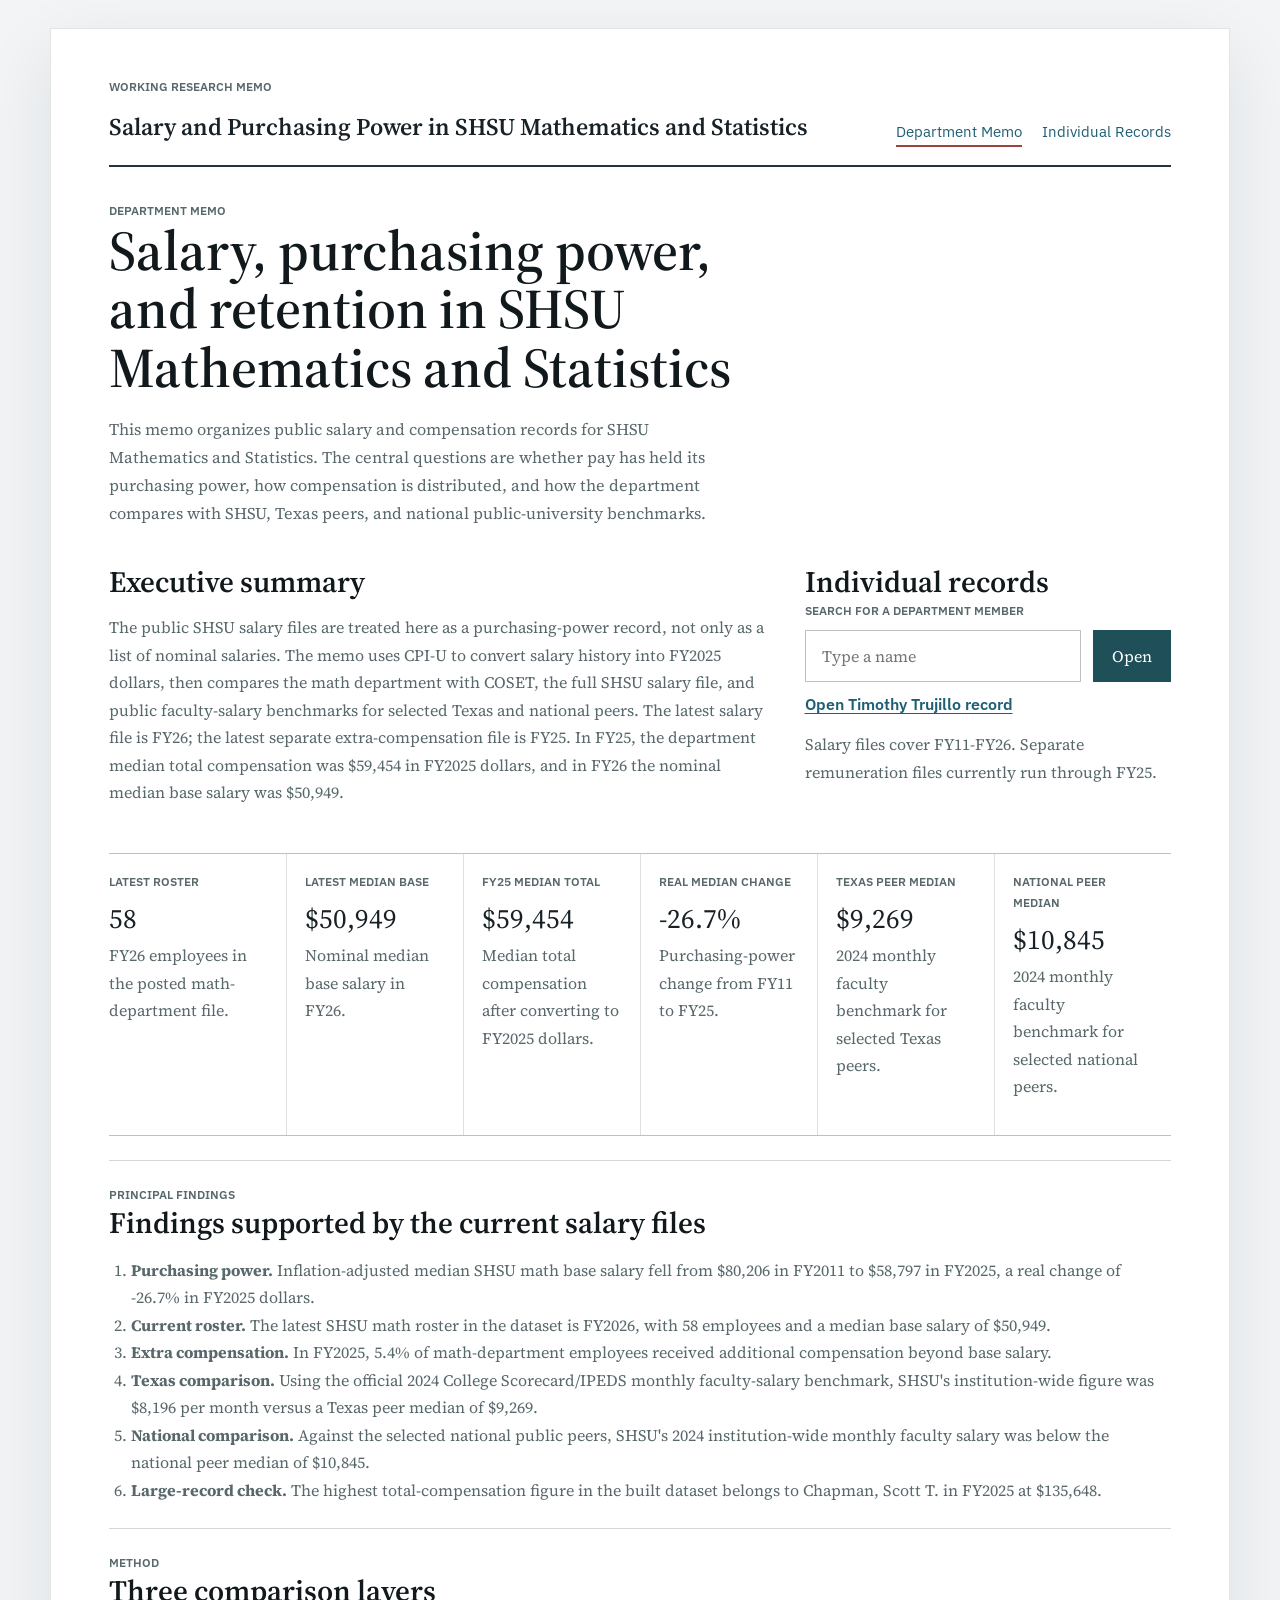
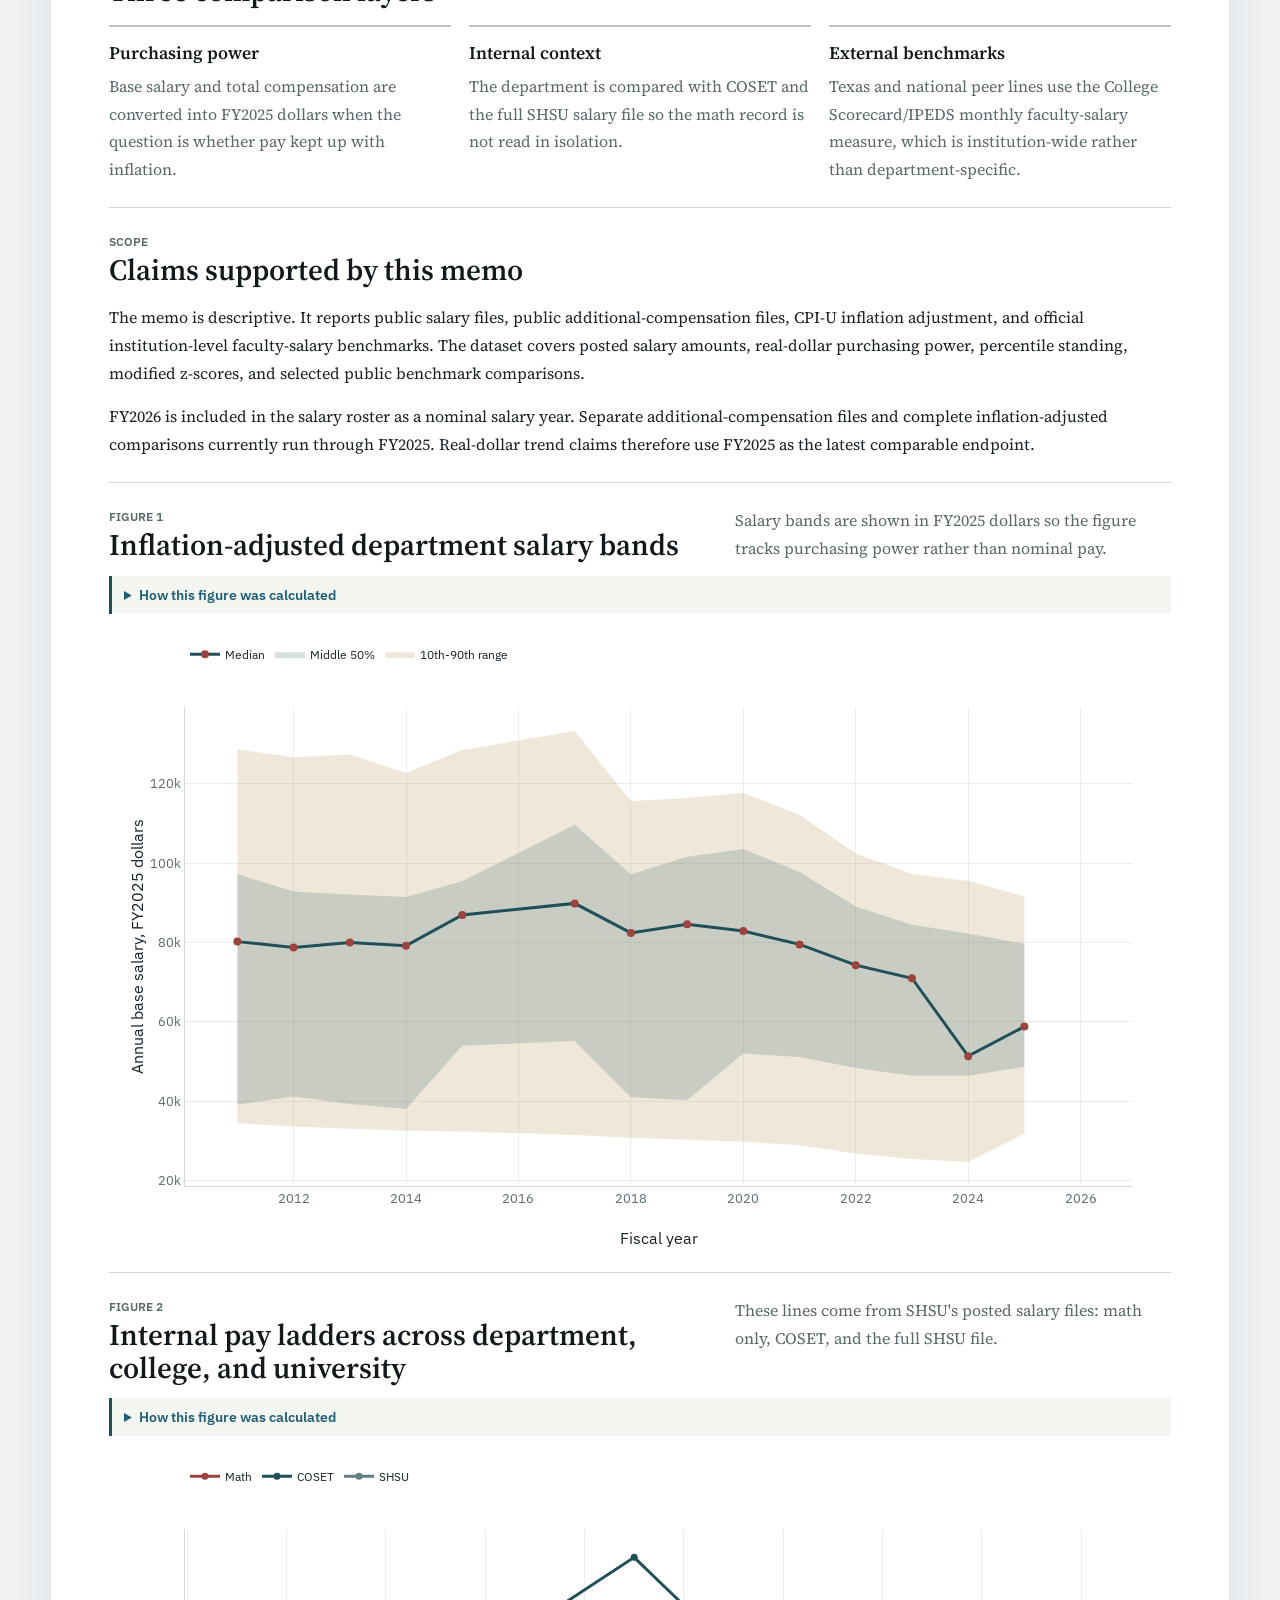
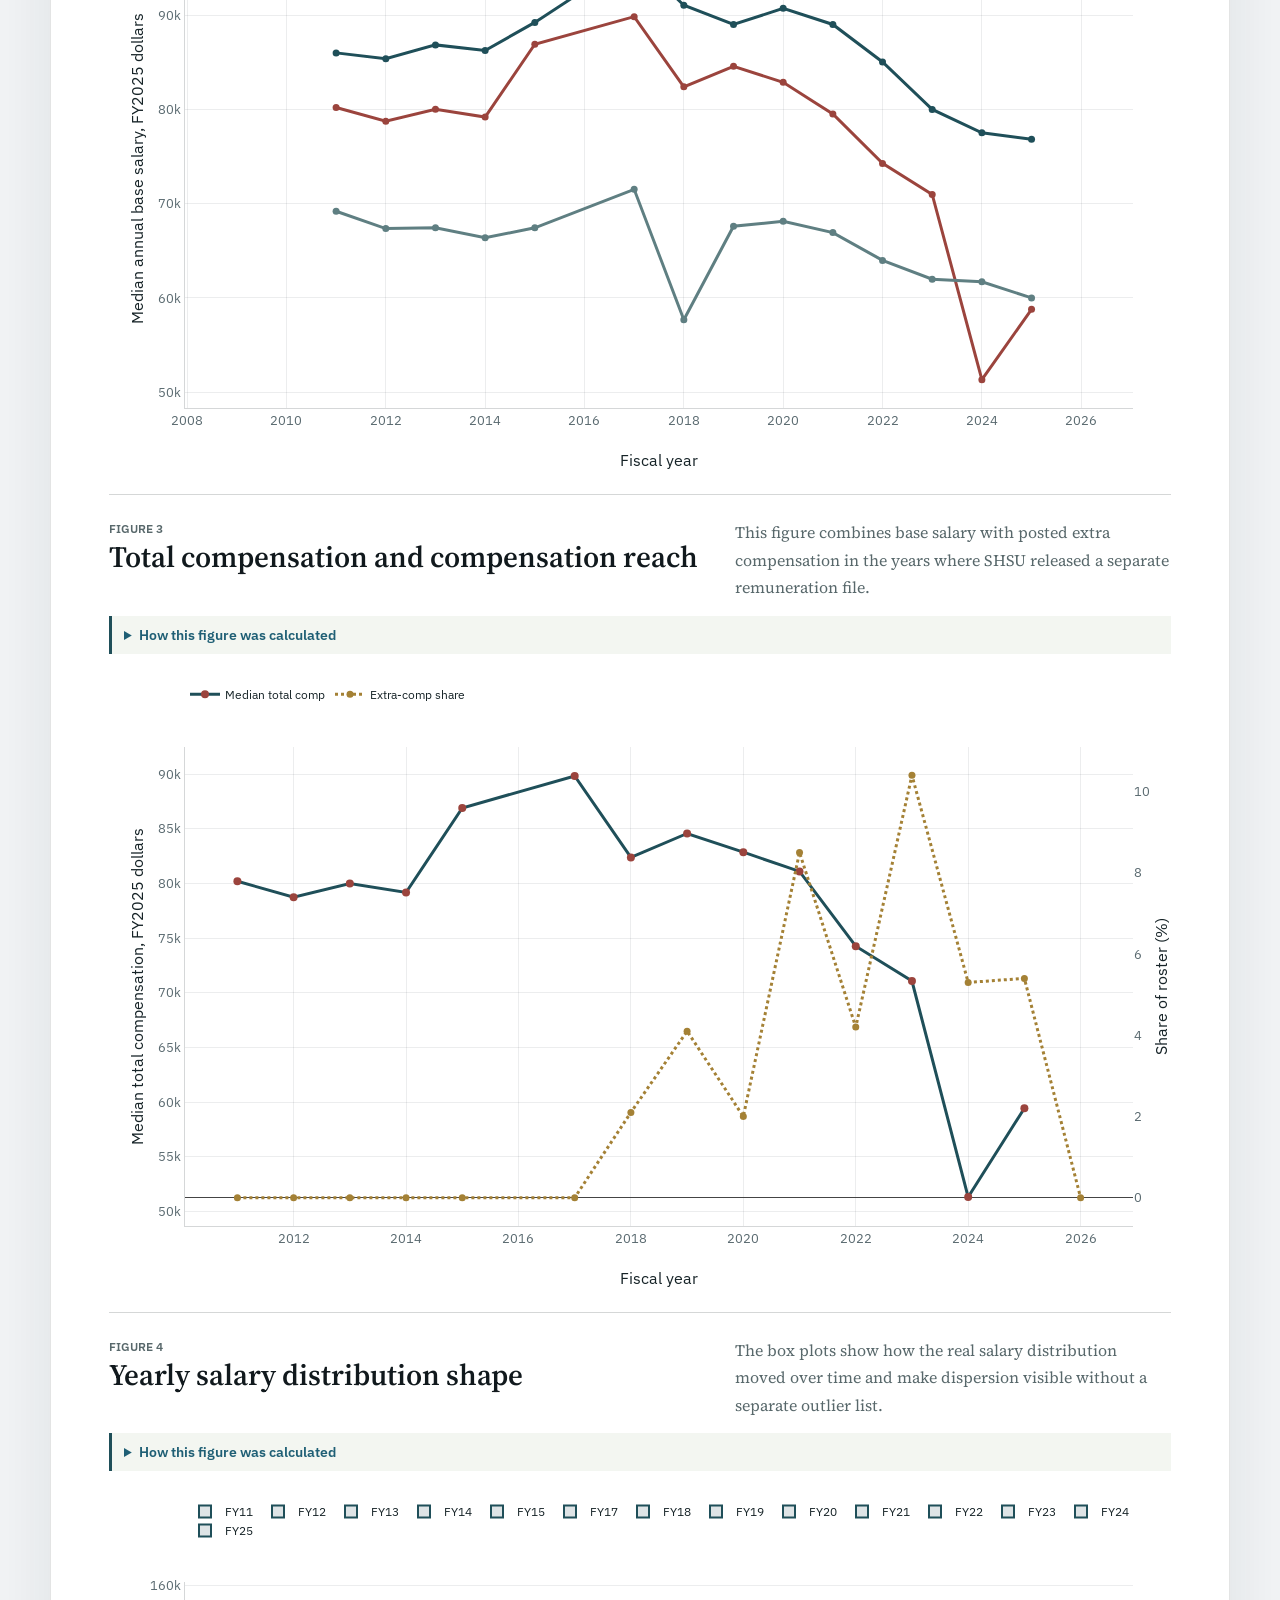
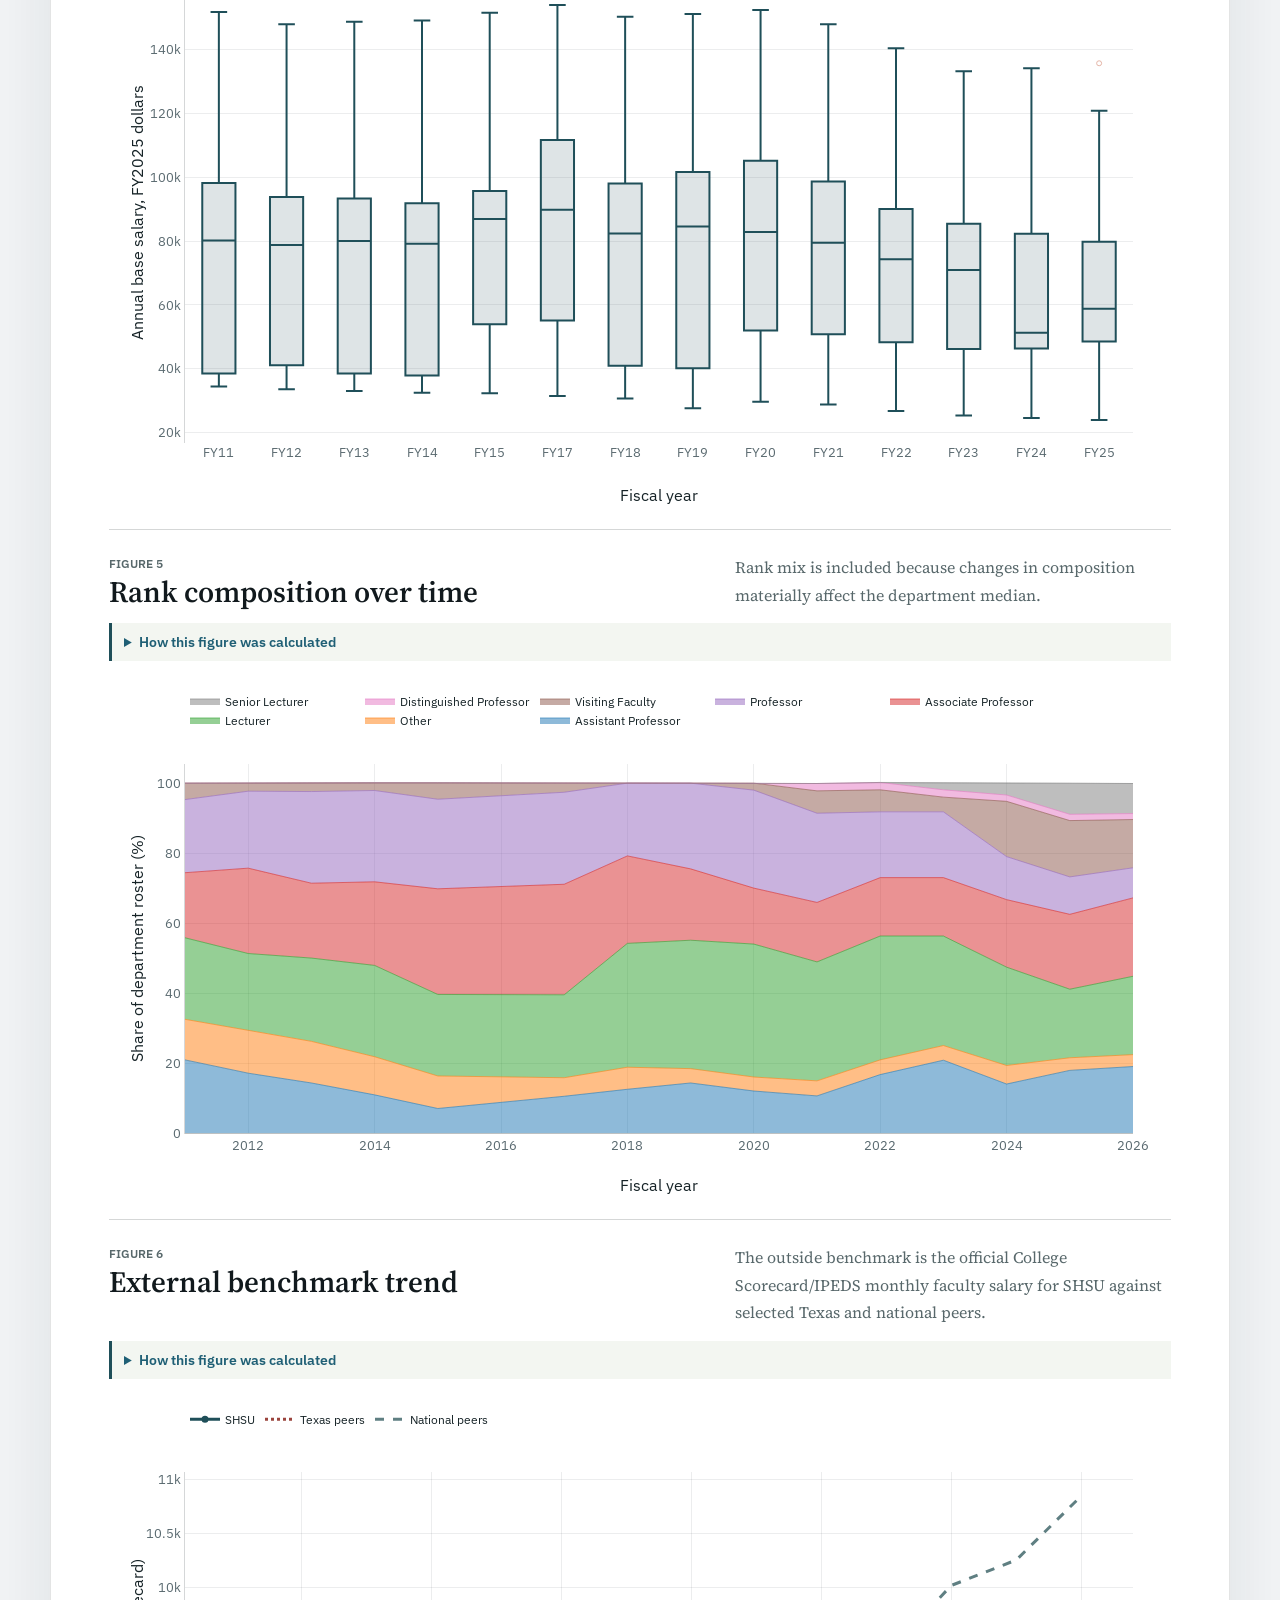
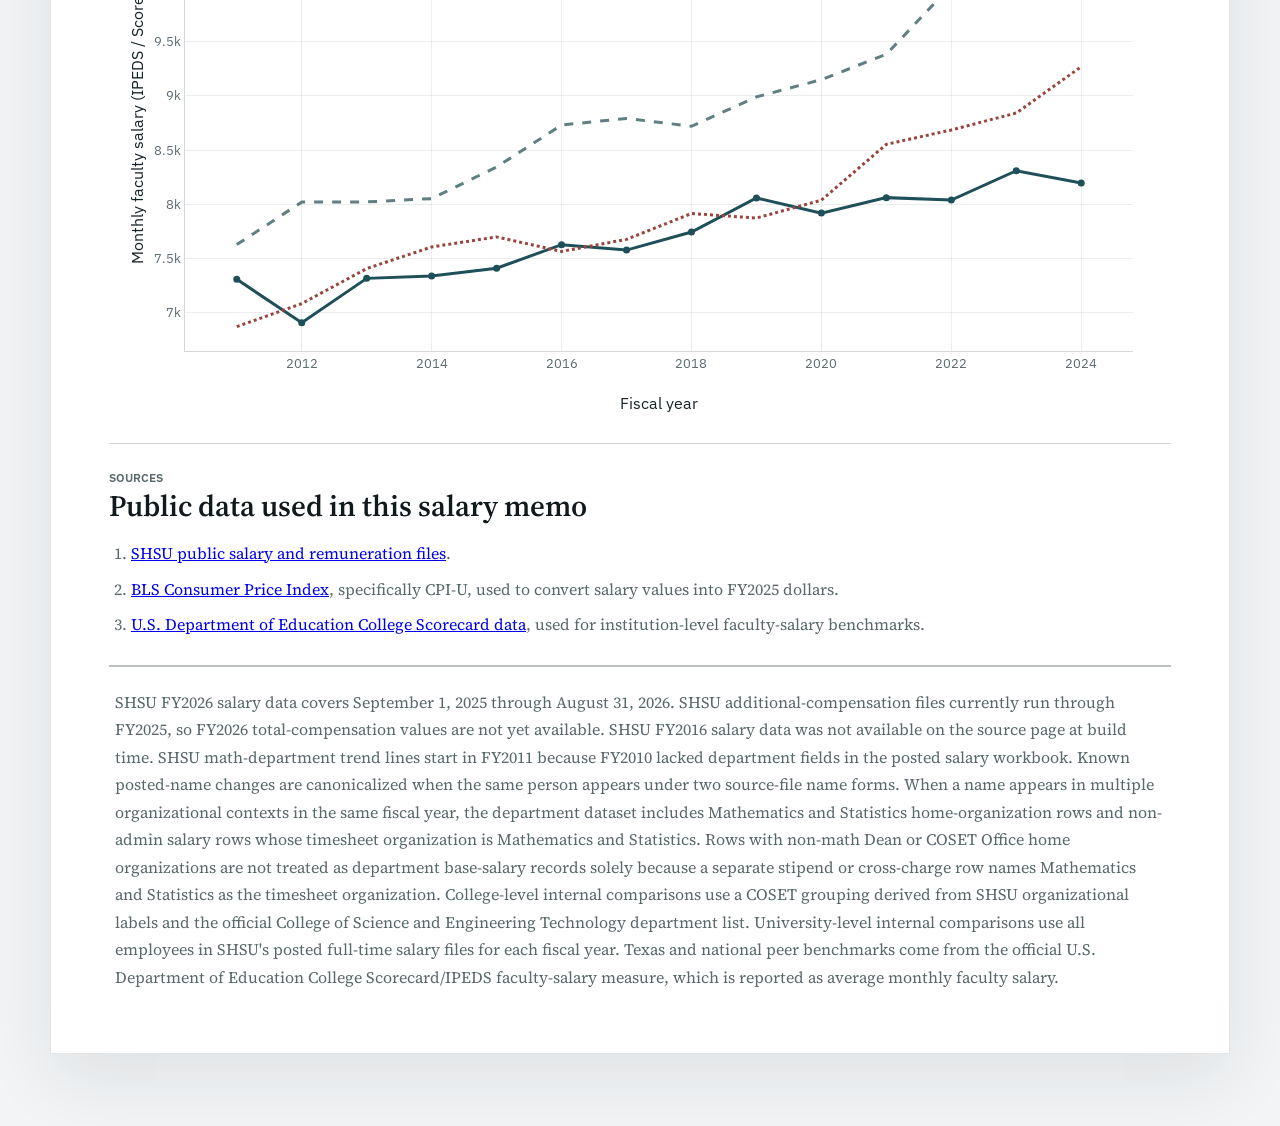
<file: index.html>
<!doctype html>
<html lang="en">
  <head>
    <meta charset="utf-8" />
    <meta name="viewport" content="width=device-width, initial-scale=1" />
    <title>Salary and Purchasing Power Memo | SHSU Math &amp; Statistics</title>
    <link rel="icon" href="data:," />
    <link rel="preconnect" href="https://fonts.googleapis.com" />
    <link rel="preconnect" href="https://fonts.gstatic.com" crossorigin />
    <link
      href="https://fonts.googleapis.com/css2?family=IBM+Plex+Sans:wght@400;500;600&family=Source+Serif+4:wght@400;500;600;700&display=swap"
      rel="stylesheet"
    />
    <link rel="stylesheet" href="styles.css" />
  </head>
  <body class="page-overview">
    <div class="article-shell">
      <header class="masthead">
        <div>
          <p class="journal-kicker">Working Research Memo</p>
          <p class="journal-title">Salary and Purchasing Power in SHSU Mathematics and Statistics</p>
        </div>
        <nav class="mastnav">
          <a class="active" href="index.html">Department Memo</a>
          <a href="person.html">Individual Records</a>
        </nav>
      </header>

      <section class="browser-warning" role="status">
        <strong>If the charts or live summary are blank, open the standalone file or check the extracted folder.</strong>
        The full dashboard needs <span>index.html</span>, the JavaScript files, and <span>data/analysis.js</span> in the same folder structure.
        The one-file overview is <span>index-standalone.html</span>.
      </section>

      <section class="title-block">
        <p class="section-kicker">Department Memo</p>
        <h1>Salary, purchasing power, and retention in SHSU Mathematics and Statistics</h1>
        <p class="byline">
          This memo organizes public salary and compensation records for SHSU Mathematics and Statistics. The central questions are whether pay has held its purchasing power, how compensation is distributed, and how the department compares with SHSU, Texas peers, and national public-university benchmarks.
        </p>
      </section>

      <section class="abstract-grid">
        <article class="paper-panel abstract-panel">
          <h2>Executive summary</h2>
          <p id="abstract-copy">
            The public SHSU salary files are treated here as a purchasing-power record, not only as a list of nominal salaries. The memo uses CPI-U to convert salary history into FY2025 dollars, then compares the math department with COSET, the full SHSU salary file, and public faculty-salary benchmarks for selected Texas and national peers. The latest salary file is FY26; the latest separate extra-compensation file is FY25.
          </p>
        </article>
        <aside class="paper-panel search-panel">
          <h2>Individual records</h2>
          <div class="interactive-block">
            <label class="field-label" for="person-search">Search for a department member</label>
            <div class="search-row">
              <input id="person-search" list="people-list" placeholder="Type a name" />
              <button id="open-person" type="button">Open</button>
            </div>
            <datalist id="people-list"></datalist>
            <a class="text-link-button" href="person.html?person=trujillo-timothy-o">Open Timothy Trujillo record</a>
          </div>
          <p id="coverage-summary" class="search-note"></p>
        </aside>
      </section>

      <section class="metric-strip" id="metric-strip"></section>

      <section class="paper-panel prose-panel">
        <div class="figure-head">
          <div>
            <p class="section-kicker">Principal Findings</p>
            <h2>Findings supported by the current salary files</h2>
          </div>
        </div>
        <ol id="finding-list" class="finding-list">
          <li><strong>Purchasing power.</strong> Inflation-adjusted median SHSU math base salary fell from $80,206 in FY2011 to $58,797 in FY2025, a real change of -26.7% in FY2025 dollars.</li>
          <li><strong>Current roster.</strong> The latest SHSU math roster in the dataset is FY2026, with 58 employees and a median base salary of $50,949.</li>
          <li><strong>Extra compensation.</strong> In FY2025, 5.4% of math-department employees received additional compensation beyond base salary.</li>
          <li><strong>Texas comparison.</strong> Using the official 2024 College Scorecard/IPEDS monthly faculty-salary benchmark, SHSU's institution-wide figure was $8,196 per month versus a Texas peer median of $9,269.</li>
          <li><strong>National comparison.</strong> Against the selected national public peers, SHSU's 2024 institution-wide monthly faculty salary was below the national peer median of $10,845.</li>
            <li><strong>Large-record check.</strong> The highest total-compensation figure in the built dataset belongs to Chapman, Scott T. in FY2025 at $135,648.</li>
        </ol>
      </section>

      <section class="paper-panel method-panel">
        <div class="figure-head">
          <div>
            <p class="section-kicker">Method</p>
            <h2>Three comparison layers</h2>
          </div>
        </div>
        <div class="method-grid">
          <article>
            <h3>Purchasing power</h3>
            <p>Base salary and total compensation are converted into FY2025 dollars when the question is whether pay kept up with inflation.</p>
          </article>
          <article>
            <h3>Internal context</h3>
            <p>The department is compared with COSET and the full SHSU salary file so the math record is not read in isolation.</p>
          </article>
          <article>
            <h3>External benchmarks</h3>
            <p>Texas and national peer lines use the College Scorecard/IPEDS monthly faculty-salary measure, which is institution-wide rather than department-specific.</p>
          </article>
        </div>
      </section>

      <section class="paper-panel prose-panel">
        <div class="figure-head">
          <div>
            <p class="section-kicker">Scope</p>
            <h2>Claims supported by this memo</h2>
          </div>
        </div>
        <p>
          The memo is descriptive. It reports public salary files, public additional-compensation files, CPI-U inflation adjustment, and official institution-level faculty-salary benchmarks. The dataset covers posted salary amounts, real-dollar purchasing power, percentile standing, modified z-scores, and selected public benchmark comparisons.
        </p>
        <p>
          FY2026 is included in the salary roster as a nominal salary year. Separate additional-compensation files and complete inflation-adjusted comparisons currently run through FY2025. Real-dollar trend claims therefore use FY2025 as the latest comparable endpoint.
        </p>
      </section>

      <section class="paper-panel figure-panel">
        <div class="figure-head">
          <div>
            <p class="figure-number">Figure 1</p>
            <h2>Inflation-adjusted department salary bands</h2>
          </div>
          <p class="figure-caption">
            Salary bands are shown in FY2025 dollars so the figure tracks purchasing power rather than nominal pay.
          </p>
        </div>
        <details class="calc-note">
          <summary>How this figure was calculated</summary>
          <p>Each annual base salary was converted to FY2025 dollars using CPI-U. The dark line is the department median; the inner band is the 25th to 75th percentile range, and the outer band is the 10th to 90th percentile range.</p>
        </details>
        <div id="figure-real-band" class="figure-plot figure-hero"></div>
      </section>

      <section class="paper-panel figure-panel">
        <div class="figure-head">
          <div>
            <p class="figure-number">Figure 2</p>
            <h2>Internal pay ladders across department, college, and university</h2>
          </div>
          <p class="figure-caption">
            These lines come from SHSU's posted salary files: math only, COSET, and the full SHSU file.
          </p>
        </div>
        <details class="calc-note">
          <summary>How this figure was calculated</summary>
          <p>For each fiscal year, the median annual base salary was calculated separately for the math department, COSET, and the full SHSU salary file, then converted into FY2025 dollars for purchasing-power comparison.</p>
        </details>
        <div id="figure-context-trend" class="figure-plot figure-hero"></div>
      </section>

      <section class="paper-panel figure-panel">
        <div class="figure-head">
          <div>
            <p class="figure-number">Figure 3</p>
            <h2>Total compensation and compensation reach</h2>
          </div>
          <p class="figure-caption">
            This figure combines base salary with posted extra compensation in the years where SHSU released a separate remuneration file.
          </p>
        </div>
        <details class="calc-note">
          <summary>How this figure was calculated</summary>
          <p>Total compensation equals posted base salary plus posted extra compensation. The left axis shows the department median total compensation in FY2025 dollars; the right axis shows the percentage of department records with any posted extra compensation.</p>
        </details>
        <div id="figure-comp-trend" class="figure-plot figure-hero"></div>
      </section>

      <section class="paper-panel figure-panel">
        <div class="figure-head">
          <div>
            <p class="figure-number">Figure 4</p>
            <h2>Yearly salary distribution shape</h2>
          </div>
          <p class="figure-caption">
            The box plots show how the real salary distribution moved over time and make dispersion visible without a separate outlier list.
          </p>
        </div>
        <details class="calc-note">
          <summary>How this figure was calculated</summary>
          <p>Each box uses individual department base salaries converted into FY2025 dollars. The box spans the middle 50% of salaries, the center line is the median, and suspected outliers follow the standard 1.5-IQR box-plot rule.</p>
        </details>
        <div id="figure-distribution" class="figure-plot figure-hero"></div>
      </section>

      <section class="paper-panel figure-panel">
        <div class="figure-head">
          <div>
            <p class="figure-number">Figure 5</p>
            <h2>Rank composition over time</h2>
          </div>
          <p class="figure-caption">
            Rank mix is included because changes in composition materially affect the department median.
          </p>
        </div>
        <details class="calc-note">
          <summary>How this figure was calculated</summary>
          <p>Each line segment is the share of the department roster in a rank group for that fiscal year. The shares are based on normalized title groupings such as Assistant Professor, Associate Professor, Professor, Lecturer, Visiting Faculty, and related groups.</p>
        </details>
        <div id="figure-rank-mix" class="figure-plot figure-wide"></div>
      </section>

      <section class="paper-panel figure-panel">
        <div class="figure-head">
          <div>
            <p class="figure-number">Figure 6</p>
            <h2>External benchmark trend</h2>
          </div>
          <p class="figure-caption">
            The outside benchmark is the official College Scorecard/IPEDS monthly faculty salary for SHSU against selected Texas and national peers.
          </p>
        </div>
        <details class="calc-note">
          <summary>How this figure was calculated</summary>
          <p>The SHSU line is the official institution-level monthly faculty-salary benchmark. Texas and national lines are medians across selected public peer institutions. These benchmarks are institution-wide, not math-department-specific.</p>
        </details>
        <div id="figure-peer-trend" class="figure-plot figure-hero"></div>
      </section>

      <section class="paper-panel prose-panel sources-panel">
        <div class="figure-head">
          <div>
            <p class="section-kicker">Sources</p>
            <h2>Public data used in this salary memo</h2>
          </div>
        </div>
        <ol class="source-list">
          <li><a href="https://profiles.shsu.edu/sms049/Images/Salary.html">SHSU public salary and remuneration files</a>.</li>
          <li><a href="https://www.bls.gov/cpi/">BLS Consumer Price Index</a>, specifically CPI-U, used to convert salary values into FY2025 dollars.</li>
          <li><a href="https://collegescorecard.ed.gov/data/">U.S. Department of Education College Scorecard data</a>, used for institution-level faculty-salary benchmarks.</li>
        </ol>
      </section>

      <footer class="footer-note">
        <p id="footer-notes"></p>
      </footer>
    </div>

    <script src="https://cdn.plot.ly/plotly-2.35.2.min.js"></script>
    <script src="data/analysis.js"></script>
    <script src="site.js"></script>
    <script src="overview.js"></script>
  </body>
</html>
</file>
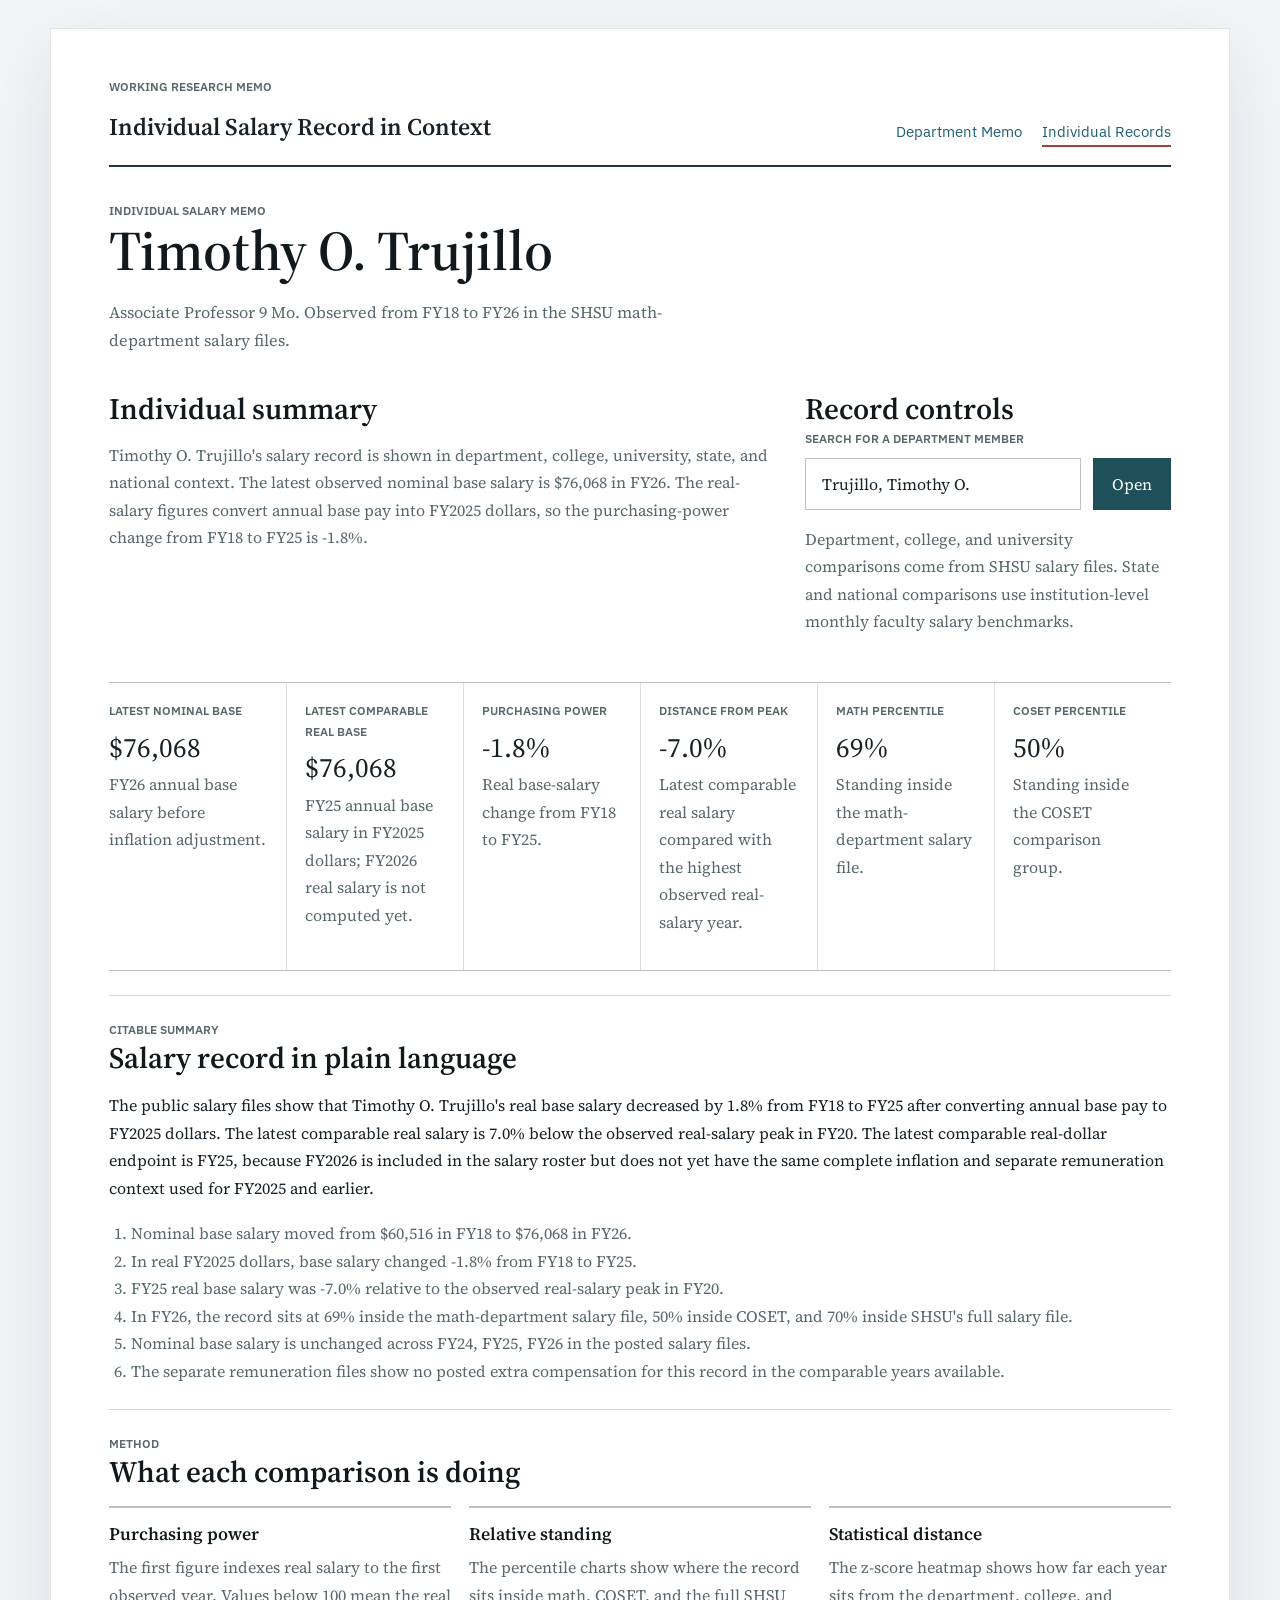
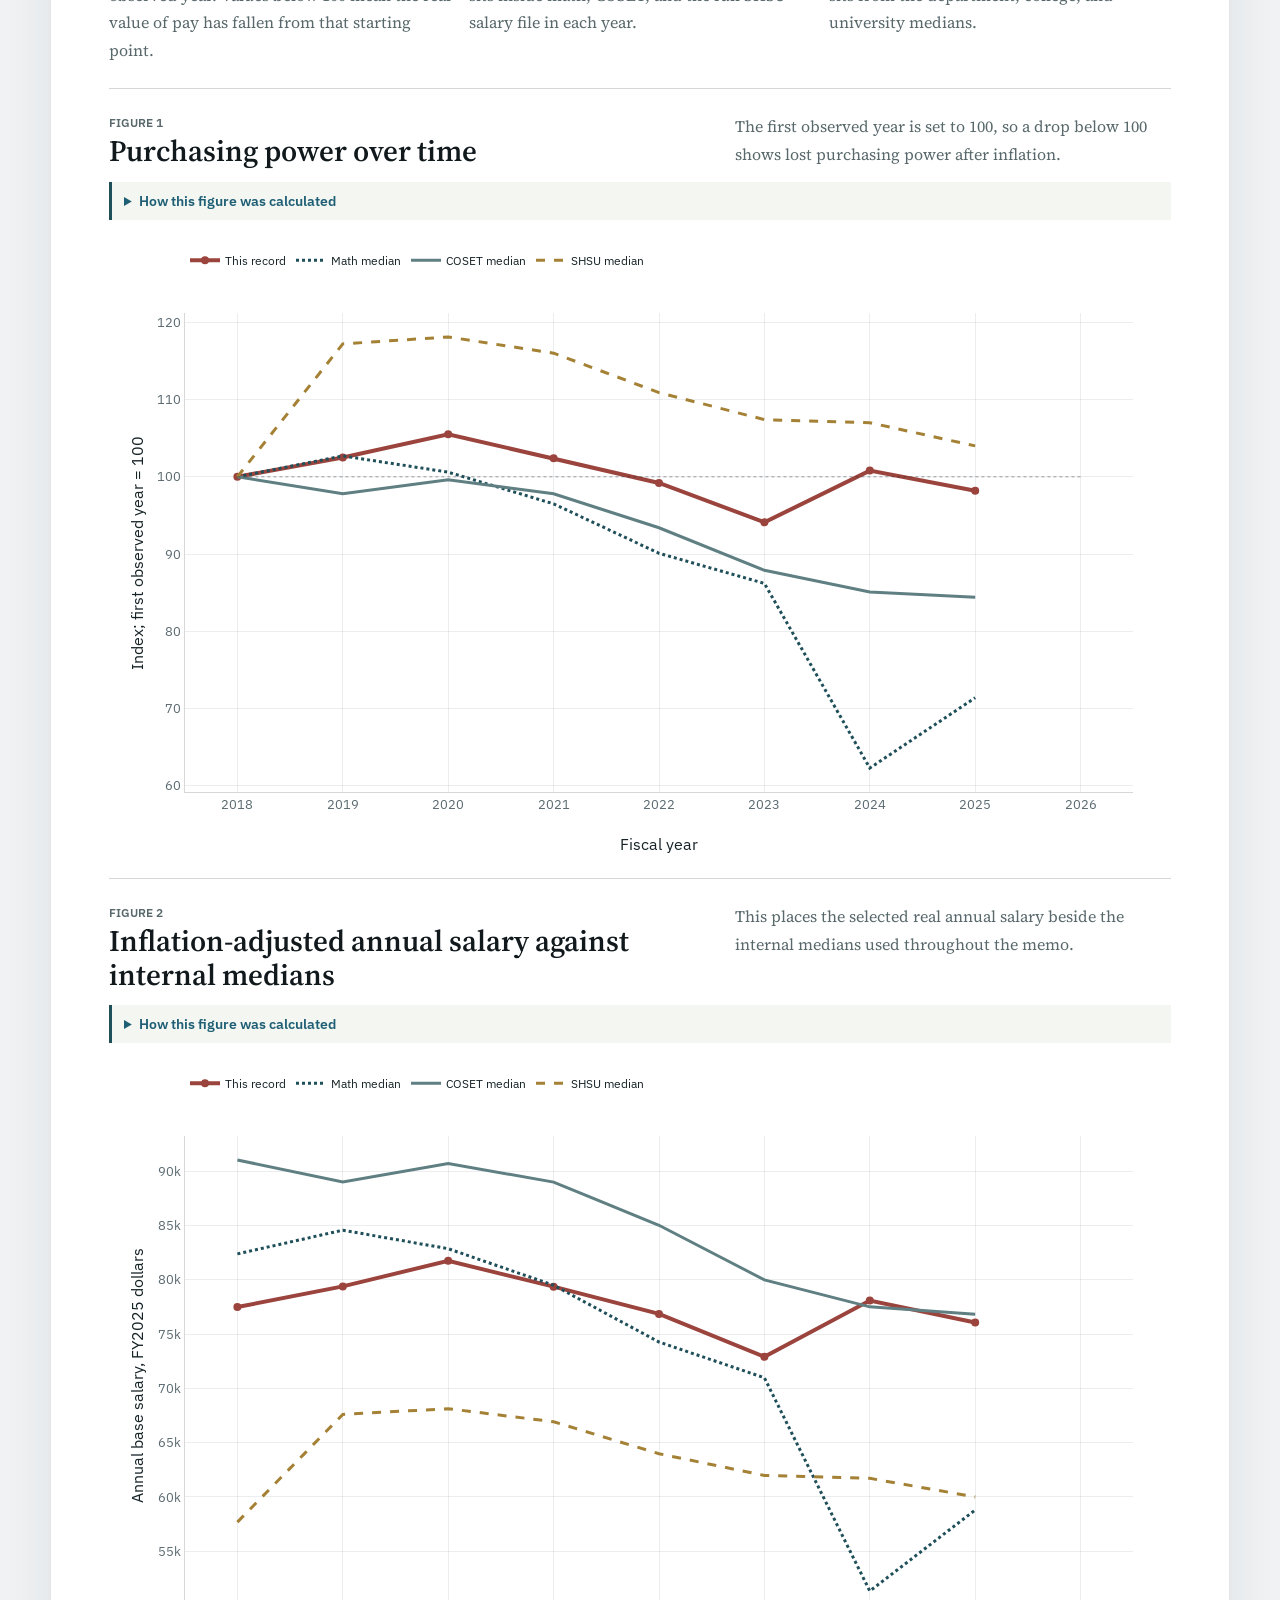
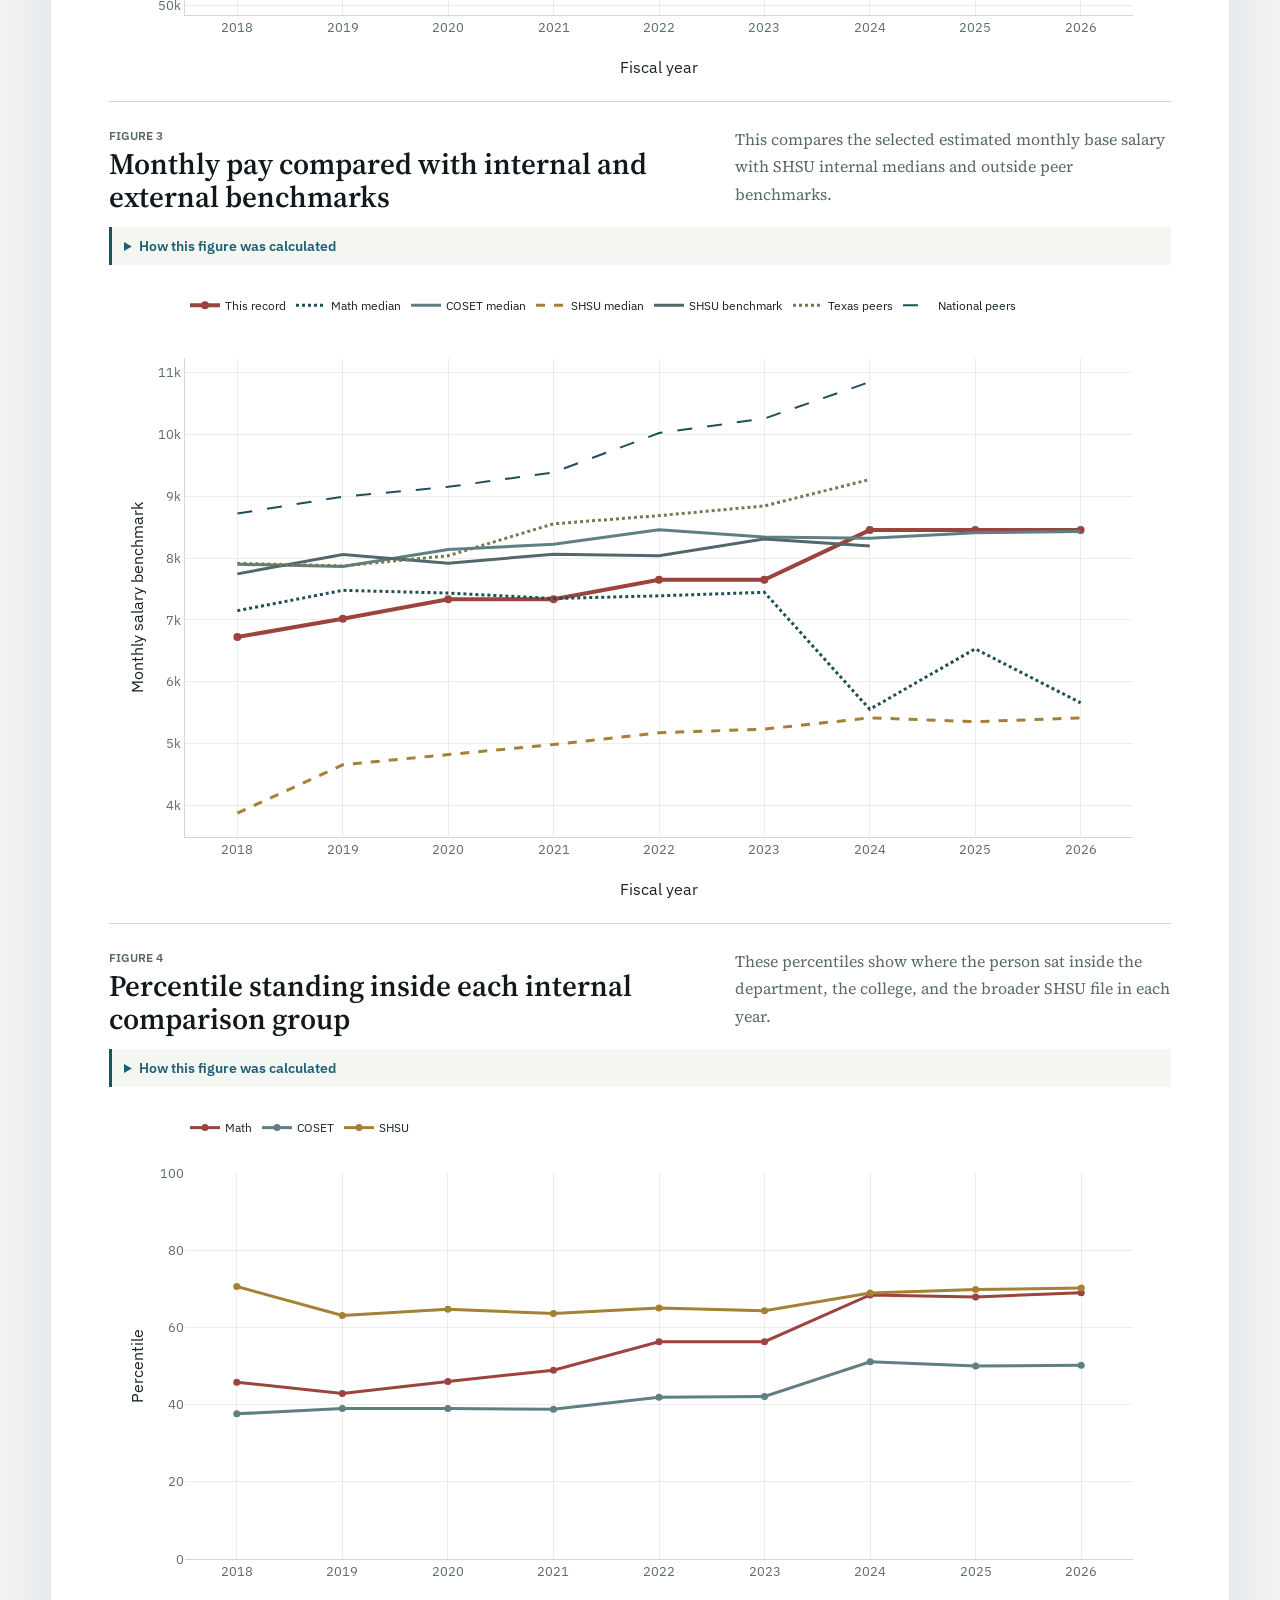
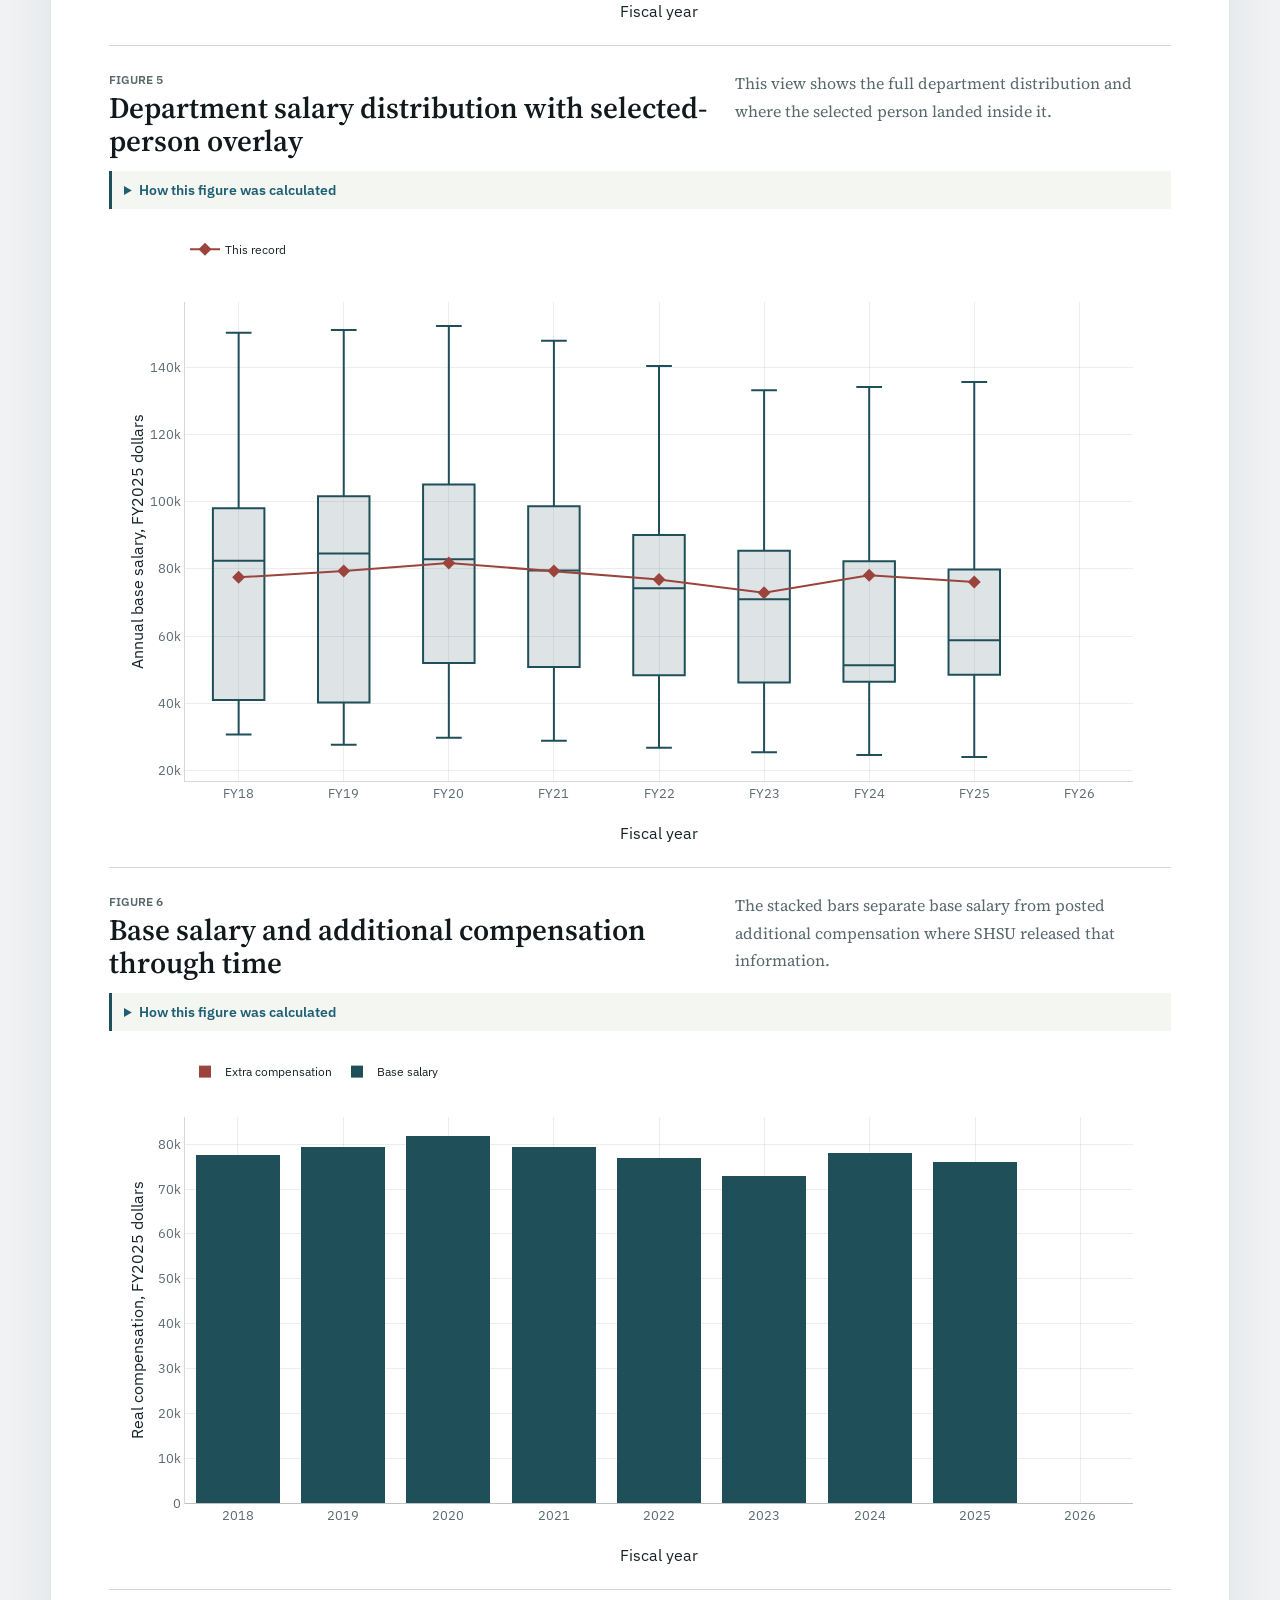
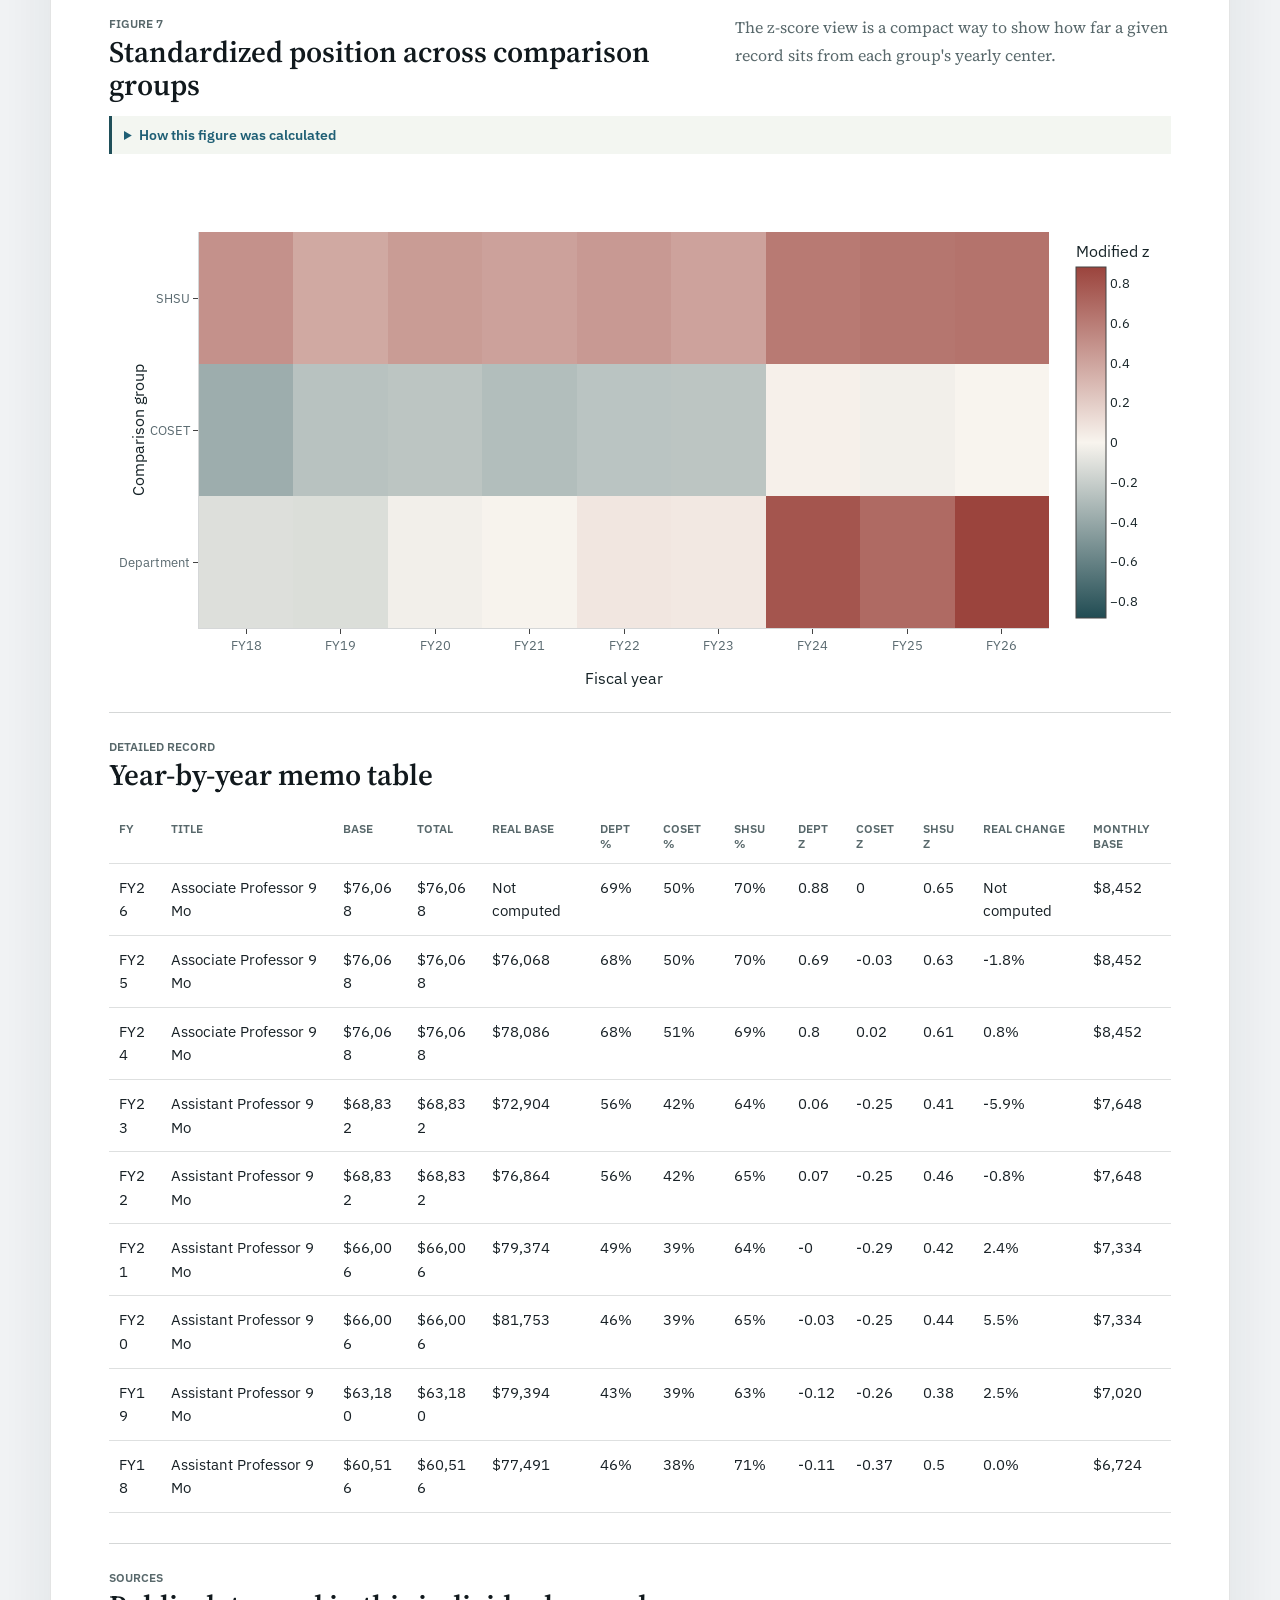
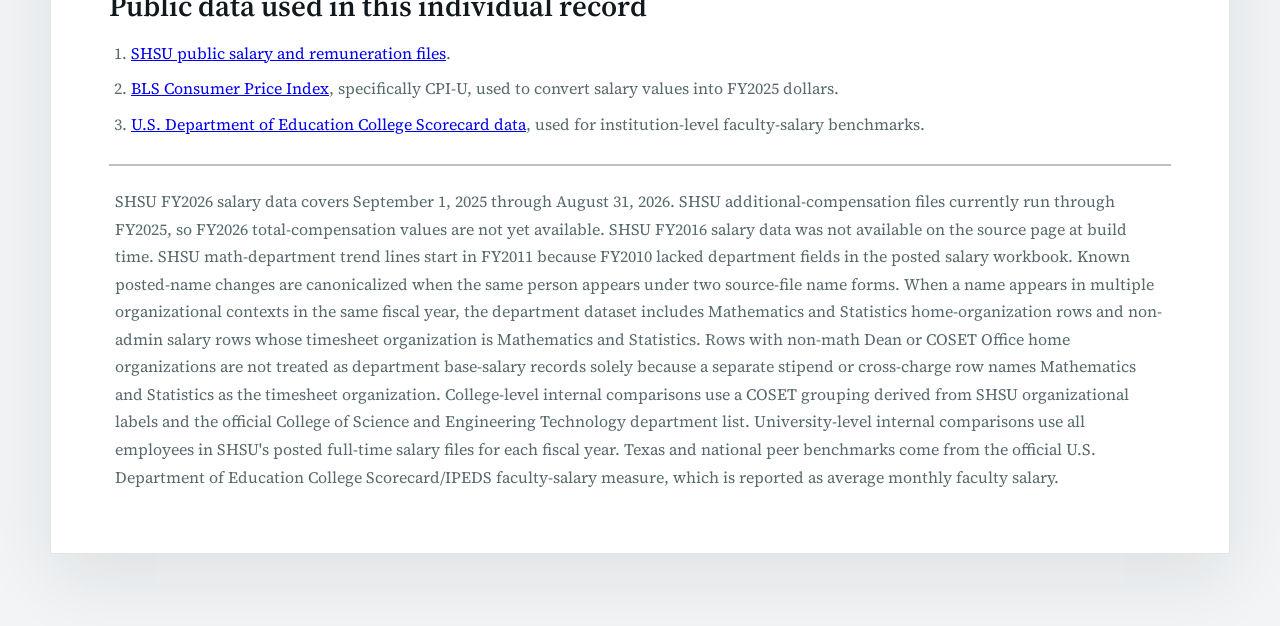
<file: person.html>
<!doctype html>
<html lang="en">
  <head>
    <meta charset="utf-8" />
    <meta name="viewport" content="width=device-width, initial-scale=1" />
    <title>Individual Salary Memo | SHSU Math &amp; Statistics</title>
    <link rel="icon" href="data:," />
    <link rel="preconnect" href="https://fonts.googleapis.com" />
    <link rel="preconnect" href="https://fonts.gstatic.com" crossorigin />
    <link
      href="https://fonts.googleapis.com/css2?family=IBM+Plex+Sans:wght@400;500;600&family=Source+Serif+4:wght@400;500;600;700&display=swap"
      rel="stylesheet"
    />
    <link rel="stylesheet" href="styles.css" />
  </head>
  <body class="page-person">
    <div class="article-shell">
      <header class="masthead">
        <div>
          <p class="journal-kicker">Working Research Memo</p>
          <p class="journal-title">Individual Salary Record in Context</p>
        </div>
        <nav class="mastnav">
          <a href="index.html">Department Memo</a>
          <a class="active" href="person.html">Individual Records</a>
        </nav>
      </header>

      <section class="browser-warning" role="status">
        <strong>If the charts or live summary are blank, check the extracted folder.</strong>
        The full dashboard needs <span>person.html</span>, the JavaScript files, and <span>data/analysis.js</span> in the same folder structure.
        Open <span>index-standalone.html</span> for the one-file overview.
      </section>

      <section class="title-block">
        <p class="section-kicker">Individual Salary Memo</p>
        <h1 id="person-name">Individual Salary Record</h1>
        <p id="person-subtitle" class="byline">The selected record loads from the SHSU math-department salary files when the dashboard scripts run.</p>
      </section>

      <section class="abstract-grid">
        <article class="paper-panel abstract-panel">
          <h2>Individual summary</h2>
          <p id="profile-copy">
            Search for a department member or open the default record to view salary history, purchasing-power change, department standing, college standing, university standing, and external benchmark context.
          </p>
        </article>
        <aside class="paper-panel search-panel">
          <h2>Record controls</h2>
          <div class="interactive-block">
            <label class="field-label" for="person-search">Search for a department member</label>
            <div class="search-row">
              <input id="person-search" list="people-list" placeholder="Type a name" />
              <button id="open-person" type="button">Open</button>
            </div>
            <datalist id="people-list"></datalist>
          </div>
          <p class="search-note">
            Department, college, and university comparisons come from SHSU salary files. State and national comparisons use institution-level monthly faculty salary benchmarks.
          </p>
        </aside>
      </section>

      <section class="metric-strip" id="person-metrics"></section>

      <section class="paper-panel prose-panel">
        <div class="figure-head">
          <div>
            <p class="section-kicker">Citable Summary</p>
            <h2>Salary record in plain language</h2>
          </div>
        </div>
        <p id="person-citable-copy"></p>
        <ol id="person-case-list" class="finding-list"></ol>
      </section>

      <section class="paper-panel method-panel">
        <div class="figure-head">
          <div>
            <p class="section-kicker">Method</p>
            <h2>What each comparison is doing</h2>
          </div>
        </div>
        <div class="method-grid">
          <article>
            <h3>Purchasing power</h3>
            <p>The first figure indexes real salary to the first observed year. Values below 100 mean the real value of pay has fallen from that starting point.</p>
          </article>
          <article>
            <h3>Relative standing</h3>
            <p>The percentile charts show where the record sits inside math, COSET, and the full SHSU salary file in each year.</p>
          </article>
          <article>
            <h3>Statistical distance</h3>
            <p>The z-score heatmap shows how far each year sits from the department, college, and university medians.</p>
          </article>
        </div>
      </section>

      <section class="paper-panel figure-panel">
        <div class="figure-head">
          <div>
            <p class="figure-number">Figure 1</p>
            <h2>Purchasing power over time</h2>
          </div>
          <p class="figure-caption">
            The first observed year is set to 100, so a drop below 100 shows lost purchasing power after inflation.
          </p>
        </div>
        <details class="calc-note">
          <summary>How this figure was calculated</summary>
          <p>The selected salary and comparison medians were first converted into FY2025 dollars. Each line is then indexed so its first available year equals 100; values below 100 mean the salary buys less than it did in the starting year.</p>
        </details>
        <div id="person-purchasing-power-chart" class="figure-plot figure-hero"></div>
      </section>

      <section class="paper-panel figure-panel">
        <div class="figure-head">
          <div>
            <p class="figure-number">Figure 2</p>
            <h2>Inflation-adjusted annual salary against internal medians</h2>
          </div>
          <p class="figure-caption">
            This places the selected real annual salary beside the internal medians used throughout the memo.
          </p>
        </div>
        <details class="calc-note">
          <summary>How this figure was calculated</summary>
          <p>The selected annual base salary is converted into FY2025 dollars and plotted against the yearly median real base salary for the math department, COSET, and the full SHSU salary file.</p>
        </details>
        <div id="person-context-chart" class="figure-plot figure-hero"></div>
      </section>

      <section class="paper-panel figure-panel">
        <div class="figure-head">
          <div>
            <p class="figure-number">Figure 3</p>
            <h2>Monthly pay compared with internal and external benchmarks</h2>
          </div>
          <p class="figure-caption">
            This compares the selected estimated monthly base salary with SHSU internal medians and outside peer benchmarks.
          </p>
        </div>
        <details class="calc-note">
          <summary>How this figure was calculated</summary>
          <p>The selected monthly value is estimated as annual base salary divided by appointment months. Internal comparison lines use the same estimate for SHSU records; external peer lines use the official College Scorecard/IPEDS monthly faculty-salary benchmark.</p>
        </details>
        <div id="person-monthly-chart" class="figure-plot figure-hero"></div>
      </section>

      <section class="paper-panel figure-panel">
        <div class="figure-head">
          <div>
            <p class="figure-number">Figure 4</p>
            <h2>Percentile standing inside each internal comparison group</h2>
          </div>
          <p class="figure-caption">
            These percentiles show where the person sat inside the department, the college, and the broader SHSU file in each year.
          </p>
        </div>
        <details class="calc-note">
          <summary>How this figure was calculated</summary>
          <p>Percentile is calculated within each comparison group and fiscal year as the share of salaries less than or equal to the selected salary. For example, 70% means the record is at or above about 70% of that comparison group.</p>
        </details>
        <div id="person-percentile-chart" class="figure-plot figure-wide"></div>
      </section>

      <section class="paper-panel figure-panel">
        <div class="figure-head">
          <div>
            <p class="figure-number">Figure 5</p>
            <h2>Department salary distribution with selected-person overlay</h2>
          </div>
          <p class="figure-caption">
            This view shows the full department distribution and where the selected person landed inside it.
          </p>
        </div>
        <details class="calc-note">
          <summary>How this figure was calculated</summary>
          <p>Each annual box plot uses department base salaries converted into FY2025 dollars. The selected person is overlaid as a connected marker so the record can be read against the full departmental distribution for each year.</p>
        </details>
        <div id="person-distribution-chart" class="figure-plot figure-hero"></div>
      </section>

      <section class="paper-panel figure-panel">
        <div class="figure-head">
          <div>
            <p class="figure-number">Figure 6</p>
            <h2>Base salary and additional compensation through time</h2>
          </div>
          <p class="figure-caption">
            The stacked bars separate base salary from posted additional compensation where SHSU released that information.
          </p>
        </div>
        <details class="calc-note">
          <summary>How this figure was calculated</summary>
          <p>Base salary and posted extra compensation are converted into FY2025 dollars and stacked. Extra compensation is shown only where SHSU released a separate remuneration file for that fiscal year.</p>
        </details>
        <div id="person-comp-chart" class="figure-plot figure-wide"></div>
      </section>

      <section class="paper-panel figure-panel">
        <div class="figure-head">
          <div>
            <p class="figure-number">Figure 7</p>
            <h2>Standardized position across comparison groups</h2>
          </div>
          <p class="figure-caption">
            The z-score view is a compact way to show how far a given record sits from each group's yearly center.
          </p>
        </div>
        <details class="calc-note">
          <summary>How this figure was calculated</summary>
          <p>The modified z-score compares the selected base salary to the median of each group for that year, scaled by median absolute deviation. Values near 0 are close to the group center; larger positive or negative values are farther from that center.</p>
        </details>
        <div id="person-zscore-chart" class="figure-plot figure-wide"></div>
      </section>

      <section class="paper-panel table-panel">
        <div class="figure-head">
          <div>
            <p class="section-kicker">Detailed Record</p>
            <h2>Year-by-year memo table</h2>
          </div>
        </div>
        <div class="table-wrap">
          <table>
            <thead>
              <tr>
                <th>FY</th>
                <th>Title</th>
                <th>Base</th>
                <th>Total</th>
                <th>Real Base</th>
                <th>Dept %</th>
                <th>COSET %</th>
                <th>SHSU %</th>
                <th>Dept z</th>
                <th>COSET z</th>
                <th>SHSU z</th>
                <th>Real Change</th>
                <th>Monthly Base</th>
              </tr>
            </thead>
            <tbody id="person-table-body"></tbody>
          </table>
        </div>
      </section>

      <section class="paper-panel prose-panel sources-panel">
        <div class="figure-head">
          <div>
            <p class="section-kicker">Sources</p>
            <h2>Public data used in this individual record</h2>
          </div>
        </div>
        <ol class="source-list">
          <li><a href="https://profiles.shsu.edu/sms049/Images/Salary.html">SHSU public salary and remuneration files</a>.</li>
          <li><a href="https://www.bls.gov/cpi/">BLS Consumer Price Index</a>, specifically CPI-U, used to convert salary values into FY2025 dollars.</li>
          <li><a href="https://collegescorecard.ed.gov/data/">U.S. Department of Education College Scorecard data</a>, used for institution-level faculty-salary benchmarks.</li>
        </ol>
      </section>

      <footer class="footer-note">
        <p id="footer-notes"></p>
      </footer>
    </div>

    <script src="https://cdn.plot.ly/plotly-2.35.2.min.js"></script>
    <script src="data/analysis.js"></script>
    <script src="site.js"></script>
    <script src="person.js"></script>
  </body>
</html>
</file>
<file: styles.css>
:root {
  --paper: #f3f5f1;
  --panel: #fffdf9;
  --panel-soft: #eef2ec;
  --ink: #162327;
  --muted: #58686b;
  --line: rgba(22, 35, 39, 0.14);
  --line-strong: rgba(22, 35, 39, 0.28);
  --accent: #9b443d;
  --accent-soft: #d17c62;
  --deep: #1f4f59;
  --deep-soft: #5f7f82;
  --gold: #a48135;
  --shadow: 0 10px 28px rgba(22, 35, 39, 0.05);
}

* {
  box-sizing: border-box;
}

html {
  scroll-behavior: smooth;
}

body {
  margin: 0;
  color: var(--ink);
  background:
    linear-gradient(180deg, rgba(31, 79, 89, 0.06), transparent 260px),
    linear-gradient(180deg, #fbfbf8 0%, var(--paper) 100%);
  font-family: "IBM Plex Sans", sans-serif;
}

body::before {
  content: "";
  position: fixed;
  inset: 0;
  pointer-events: none;
  background-image: linear-gradient(rgba(22, 35, 39, 0.035) 1px, transparent 1px);
  background-size: 100% 34px;
  opacity: 0.35;
}

.article-shell {
  position: relative;
  max-width: 1220px;
  margin: 0 auto;
  padding: 30px 34px 84px;
}

.masthead {
  display: flex;
  align-items: flex-end;
  justify-content: space-between;
  gap: 24px;
  padding-bottom: 18px;
  border-bottom: 2px solid var(--line-strong);
}

.journal-kicker,
.section-kicker,
.figure-number,
.field-label,
th {
  margin: 0;
  text-transform: uppercase;
  letter-spacing: 0;
  font-size: 0.76rem;
  font-weight: 600;
  color: var(--muted);
}

.journal-title {
  margin: 8px 0 0;
  font-family: "Source Serif 4", serif;
  font-size: 1.5rem;
  font-weight: 600;
}

.mastnav {
  display: flex;
  gap: 20px;
  flex-wrap: wrap;
}

.mastnav a {
  color: var(--deep);
  text-decoration: none;
  font-size: 0.95rem;
  padding-bottom: 4px;
  border-bottom: 2px solid transparent;
}

.mastnav a.active {
  border-bottom-color: var(--accent);
}

.browser-warning {
  margin: 22px 0 0;
  padding: 14px 16px;
  border: 1px solid rgba(155, 68, 61, 0.3);
  border-left: 5px solid var(--accent);
  background: #fff7ef;
  color: #5d2823;
  font-family: "IBM Plex Sans", sans-serif;
  font-size: 0.94rem;
  line-height: 1.5;
}

.browser-warning strong {
  display: block;
  color: var(--ink);
  margin-bottom: 2px;
}

.browser-warning span {
  font-weight: 700;
}

.dashboard-ready:not(.dashboard-chart-warning) .browser-warning {
  display: none;
}

.title-block {
  padding: 34px 0 12px;
}

h1,
h2,
h3 {
  margin: 0;
  font-family: "Source Serif 4", serif;
  font-weight: 600;
}

h1 {
  max-width: 980px;
  font-size: 4.15rem;
  line-height: 1.02;
}

h2 {
  font-size: 2rem;
  line-height: 1.12;
}

h3 {
  font-size: 1.1rem;
}

.byline {
  max-width: 78ch;
  margin: 18px 0 0;
  color: var(--muted);
  font-size: 1.02rem;
  line-height: 1.8;
}

.abstract-grid {
  display: grid;
  grid-template-columns: minmax(0, 1.35fr) minmax(280px, 0.75fr);
  gap: 22px;
  margin-top: 18px;
}

.paper-panel {
  background: var(--panel);
  border: 1px solid var(--line);
  box-shadow: var(--shadow);
}

.abstract-panel,
.search-panel,
.figure-panel,
.table-panel,
.prose-panel,
.method-panel {
  padding: 26px;
}

.abstract-panel p,
.search-note,
.figure-caption,
.footer-note p,
.prose-panel li {
  color: var(--muted);
  line-height: 1.8;
}

.search-row {
  display: flex;
  gap: 12px;
  margin-top: 10px;
}

input,
button {
  font: inherit;
}

input {
  width: 100%;
  min-width: 0;
  padding: 14px 16px;
  border: 1px solid var(--line-strong);
  background: #fff;
  color: var(--ink);
}

button {
  padding: 14px 18px;
  border: 1px solid var(--deep);
  background: var(--deep);
  color: #fff;
  cursor: pointer;
}

button:hover {
  background: var(--accent);
  border-color: var(--accent);
}

input:focus,
button:focus {
  outline: 2px solid rgba(141, 61, 47, 0.2);
  outline-offset: 2px;
}

.metric-strip {
  display: grid;
  grid-template-columns: repeat(auto-fit, minmax(175px, 1fr));
  gap: 18px;
  margin-top: 22px;
}

.metric-card {
  padding: 22px 20px;
  background: linear-gradient(180deg, var(--panel) 0%, var(--panel-soft) 100%);
  border: 1px solid var(--line);
  box-shadow: var(--shadow);
}

.metric-value {
  margin-top: 12px;
  font-family: "Source Serif 4", serif;
  font-size: 1.85rem;
  line-height: 1;
}

.metric-note {
  margin-top: 10px;
  color: var(--muted);
  line-height: 1.65;
}

.prose-panel,
.figure-panel,
.table-panel,
.method-panel {
  margin-top: 24px;
}

.method-grid {
  display: grid;
  grid-template-columns: repeat(3, minmax(0, 1fr));
  gap: 18px;
}

.method-grid article {
  padding-top: 14px;
  border-top: 2px solid var(--line-strong);
}

.method-grid p {
  margin: 8px 0 0;
  color: var(--muted);
  line-height: 1.7;
}

.answer-grid,
.report-grid {
  display: grid;
  grid-template-columns: repeat(2, minmax(0, 1fr));
  gap: 22px;
  margin-top: 24px;
}

.answer-card,
.verdict-card,
.timeline-card,
.source-card {
  padding: 22px;
}

.answer-card {
  background: linear-gradient(180deg, rgba(194, 162, 93, 0.12), rgba(244, 239, 230, 0.88));
  border: 1px solid var(--line);
  box-shadow: var(--shadow);
}

.answer-card h3,
.verdict-card h3,
.timeline-card h3,
.source-card h3 {
  margin-bottom: 10px;
}

.answer-card p,
.verdict-card p,
.timeline-card p,
.source-card p,
.bar-note,
.formula-list li,
.source-list li,
.comparison-summary li {
  color: var(--muted);
  line-height: 1.75;
}

.eyebrow {
  margin: 0 0 10px;
  text-transform: uppercase;
  letter-spacing: 0;
  font-size: 0.72rem;
  color: var(--muted);
}

.verdict-card {
  background:
    radial-gradient(circle at top right, rgba(194, 162, 93, 0.25), transparent 34%),
    linear-gradient(180deg, rgba(24, 54, 63, 0.04), rgba(141, 61, 47, 0.04)),
    var(--panel);
  border: 1px solid var(--line);
  box-shadow: var(--shadow);
}

.verdict-card strong {
  color: var(--ink);
}

.formula-list,
.source-list,
.comparison-summary {
  margin: 16px 0 0;
  padding-left: 20px;
}

.timeline {
  display: grid;
  gap: 16px;
  margin-top: 18px;
}

.timeline-item {
  padding: 18px;
  background: rgba(244, 239, 230, 0.74);
  border-left: 4px solid var(--accent);
}

.timeline-item h3 {
  display: flex;
  justify-content: space-between;
  gap: 14px;
  align-items: baseline;
  margin-bottom: 8px;
}

.timeline-year {
  font-family: "Source Serif 4", serif;
  font-size: 1.12rem;
}

.timeline-tag {
  color: var(--deep);
  font-size: 0.88rem;
}

.bar-group {
  display: grid;
  gap: 16px;
  margin-top: 18px;
}

.bar-row {
  display: grid;
  grid-template-columns: minmax(170px, 240px) minmax(0, 1fr) auto;
  gap: 14px;
  align-items: center;
}

.bar-label {
  font-size: 0.95rem;
  line-height: 1.4;
}

.bar-track {
  overflow: hidden;
  height: 18px;
  border: 1px solid var(--line);
  background: rgba(244, 239, 230, 0.92);
}

.bar-fill {
  width: var(--value);
  height: 100%;
  background: linear-gradient(90deg, var(--deep), var(--deep-soft));
}

.bar-fill.warm {
  background: linear-gradient(90deg, var(--accent), var(--accent-soft));
}

.bar-fill.gold {
  background: linear-gradient(90deg, #b18a37, var(--gold));
}

.bar-fill.soft {
  background: linear-gradient(90deg, #5f7479, #9bb0b6);
}

.bar-value {
  min-width: 108px;
  text-align: right;
  font-variant-numeric: tabular-nums;
}

.comparison-table td strong {
  display: block;
}

.comparison-table td small {
  display: block;
  margin-top: 4px;
  color: var(--muted);
  line-height: 1.55;
}

.finding-list {
  margin: 18px 0 0;
  padding-left: 22px;
}

.figure-head {
  display: grid;
  grid-template-columns: minmax(0, 1fr) minmax(260px, 0.72fr);
  gap: 20px;
  align-items: end;
  margin-bottom: 18px;
}

.figure-caption {
  max-width: 58ch;
  margin: 0;
}

.calc-note {
  margin: -4px 0 14px;
  padding: 10px 12px;
  border-left: 3px solid var(--deep);
  background: rgba(238, 242, 236, 0.7);
  font-family: "IBM Plex Sans", Arial, sans-serif;
}

.calc-note summary {
  cursor: pointer;
  color: #1f5f75;
  font-size: 0.86rem;
  font-weight: 600;
}

.calc-note p {
  margin: 8px 0 0;
  color: var(--muted);
  font-size: 0.92rem;
  line-height: 1.55;
}

.figure-plot {
  width: 100%;
}

.figure-hero {
  min-height: 620px;
}

.figure-wide {
  min-height: 520px;
}

.table-wrap {
  overflow: auto;
}

table {
  width: 100%;
  border-collapse: collapse;
  min-width: 1080px;
}

th,
td {
  padding: 12px 10px;
  border-bottom: 1px solid var(--line);
  text-align: left;
  vertical-align: top;
}

td {
  font-size: 0.95rem;
  line-height: 1.55;
  overflow-wrap: anywhere;
}

.footer-note {
  margin-top: 26px;
  padding: 22px 6px 0;
  border-top: 2px solid var(--line-strong);
}

.footer-note p {
  margin: 0;
}

.report-meta {
  display: flex;
  gap: 18px;
  flex-wrap: wrap;
  margin-top: 18px;
  padding-top: 12px;
  border-top: 1px solid var(--line);
}

.report-meta span {
  color: var(--muted);
  font-size: 0.86rem;
  letter-spacing: 0;
  text-transform: uppercase;
}

.page-overview,
.page-person {
  background: #f2f4f6;
  color: #182126;
  font-family: "Source Serif 4", Georgia, serif;
}

.page-overview::before,
.page-person::before {
  display: none;
}

.page-overview .article-shell,
.page-person .article-shell {
  max-width: 1180px;
  margin: 28px auto 72px;
  padding: 48px 58px 62px;
  background: #fff;
  border: 1px solid rgba(24, 33, 38, 0.12);
  box-shadow: 0 24px 70px rgba(24, 33, 38, 0.09);
}

.page-overview .masthead,
.page-person .masthead {
  padding-bottom: 18px;
  border-bottom: 2px solid #25343b;
}

.page-overview .mastnav a,
.page-person .mastnav a {
  color: #1f5f75;
  font-family: "IBM Plex Sans", Arial, sans-serif;
  font-size: 0.92rem;
}

.page-overview .journal-kicker,
.page-overview .section-kicker,
.page-overview .figure-number,
.page-overview .field-label,
.page-overview th,
.page-person .journal-kicker,
.page-person .section-kicker,
.page-person .figure-number,
.page-person .field-label,
.page-person th {
  font-family: "IBM Plex Sans", Arial, sans-serif;
}

.page-overview h1,
.page-person h1 {
  max-width: 24ch;
  color: #11191d;
  font-size: 3.5rem;
  line-height: 1.04;
}

.page-person h1 {
  max-width: none;
}

.page-overview h2,
.page-person h2 {
  color: #11191d;
  font-size: 1.85rem;
}

.page-overview h3,
.page-person h3 {
  color: #11191d;
}

.page-overview .byline,
.page-person .byline,
.page-overview p,
.page-overview li,
.page-person p,
.page-person li {
  line-height: 1.72;
}

.page-overview .paper-panel,
.page-person .paper-panel {
  background: transparent;
  border: 0;
  box-shadow: none;
}

.page-overview .abstract-panel,
.page-overview .search-panel,
.page-overview .figure-panel,
.page-overview .table-panel,
.page-overview .prose-panel,
.page-overview .method-panel,
.page-person .abstract-panel,
.page-person .search-panel,
.page-person .figure-panel,
.page-person .table-panel,
.page-person .prose-panel,
.page-person .method-panel {
  padding: 0;
}

.page-overview .abstract-grid,
.page-person .abstract-grid {
  gap: 36px;
  margin-top: 26px;
}

.page-overview .metric-strip,
.page-person .metric-strip {
  gap: 0;
  margin-top: 30px;
  border-top: 1px solid var(--line-strong);
  border-bottom: 1px solid var(--line-strong);
}

.page-overview .metric-card,
.page-person .metric-card {
  padding: 18px 18px 18px 0;
  background: none;
  border: 0;
  box-shadow: none;
}

.page-overview .metric-card + .metric-card,
.page-person .metric-card + .metric-card {
  padding-left: 18px;
  border-left: 1px solid var(--line);
}

.page-overview .metric-value,
.page-person .metric-value {
  font-size: 1.72rem;
}

.page-overview .prose-panel,
.page-overview .figure-panel,
.page-overview .table-panel,
.page-overview .method-panel,
.page-person .prose-panel,
.page-person .figure-panel,
.page-person .table-panel,
.page-person .method-panel {
  padding-top: 24px;
  border-top: 1px solid rgba(24, 33, 38, 0.18);
}

.page-overview .figure-head,
.page-person .figure-head {
  align-items: start;
}

.page-overview .table-wrap,
.page-person .table-wrap {
  width: 100%;
  overflow-x: auto;
}

.page-overview table,
.page-person table {
  font-family: "IBM Plex Sans", Arial, sans-serif;
}

.text-link-button {
  display: inline-block;
  margin-top: 12px;
  color: #1f5f75;
  font-family: "IBM Plex Sans", Arial, sans-serif;
  font-weight: 600;
  text-decoration: underline;
  text-underline-offset: 3px;
}

.findings-panel,
.data-panel,
.sources-panel {
  margin-top: 30px;
}

.numbered-findings {
  margin: 16px 0 0;
  padding-left: 24px;
}

.numbered-findings li {
  margin-bottom: 12px;
  color: var(--muted);
  line-height: 1.8;
}

.evidence-table td:first-child {
  width: 24%;
  color: var(--ink);
  font-weight: 600;
}

.note-block {
  margin-top: 14px;
  padding: 14px 16px;
  border-left: 3px solid var(--deep);
  background: rgba(244, 239, 230, 0.72);
}

.note-text {
  margin: 0;
  color: var(--muted);
  line-height: 1.7;
}

.source-list {
  margin: 14px 0 0;
  padding-left: 22px;
}

.source-list li {
  margin-bottom: 8px;
}

.page-stipends {
  background: #ebe7de;
  color: #1a2326;
  font-family: "Source Serif 4", serif;
}

.page-stipends::before {
  display: none;
}

.page-stipends .article-shell {
  max-width: 980px;
  margin: 28px auto 64px;
  padding: 42px 52px 58px;
  background: #fffdfa;
  border: 1px solid rgba(22, 35, 39, 0.1);
  box-shadow: 0 22px 60px rgba(22, 35, 39, 0.08);
}

.page-stipends .journal-kicker,
.page-stipends .section-kicker,
.page-stipends .figure-number,
.page-stipends .field-label,
.page-stipends .report-meta,
.page-stipends th,
.page-stipends .figure-caption,
.page-stipends .metric-note,
.page-stipends .search-note,
.page-stipends .note-text,
.page-stipends .source-list,
.page-stipends .mastnav,
.page-stipends .footer-note p {
  font-family: "IBM Plex Sans", sans-serif;
}

.page-stipends .masthead {
  padding-bottom: 16px;
}

.page-stipends .mastnav {
  display: none;
}

.page-stipends .mastnav a {
  font-size: 0.92rem;
}

.page-stipends h1 {
  max-width: none;
  font-size: 3.25rem;
  line-height: 1.04;
}

.page-stipends h2 {
  font-size: 1.85rem;
}

.page-stipends .byline,
.page-stipends p,
.page-stipends li {
  font-size: 1.04rem;
  line-height: 1.76;
}

.page-stipends .paper-panel {
  background: transparent;
  border: 0;
  box-shadow: none;
}

.page-stipends .abstract-panel,
.page-stipends .search-panel,
.page-stipends .figure-panel,
.page-stipends .table-panel,
.page-stipends .prose-panel {
  padding: 0;
}

.page-stipends .abstract-grid {
  grid-template-columns: minmax(0, 1.35fr) minmax(280px, 0.95fr);
  gap: 34px;
  margin-top: 24px;
}

.page-stipends .metric-strip {
  grid-template-columns: repeat(5, minmax(0, 1fr));
  gap: 0;
  margin-top: 28px;
  border-top: 1px solid var(--line-strong);
  border-bottom: 1px solid var(--line-strong);
}

.page-stipends .metric-card {
  padding: 18px 18px 18px 0;
  background: none;
  border: 0;
  box-shadow: none;
}

.page-stipends .metric-card + .metric-card {
  padding-left: 18px;
  border-left: 1px solid var(--line);
}

.page-stipends .metric-value {
  margin-top: 10px;
  font-size: 1.8rem;
}

.page-stipends .metric-note {
  margin-top: 8px;
  font-size: 0.9rem;
  line-height: 1.55;
}

.page-stipends .findings-panel,
.page-stipends .data-panel,
.page-stipends .sources-panel {
  padding-top: 22px;
  border-top: 1px solid var(--line-strong);
}

.page-stipends .numbered-findings li {
  color: var(--ink);
}

.page-stipends .numbered-findings strong {
  color: var(--ink);
}

.page-stipends .figure-head {
  align-items: start;
  margin-bottom: 14px;
}

.page-stipends table {
  min-width: 0;
  font-family: "IBM Plex Sans", sans-serif;
}

.page-stipends th,
.page-stipends td {
  padding: 12px 10px 12px 0;
}

.page-stipends th:last-child,
.page-stipends td:last-child {
  padding-right: 0;
}

.page-stipends th {
  border-bottom: 1.5px solid var(--line-strong);
}

.page-stipends td {
  font-size: 0.96rem;
  line-height: 1.62;
}

.page-stipends .comparison-table td strong {
  display: block;
}

.page-stipends .comparison-table td small,
.page-stipends .evidence-table td small {
  display: block;
  margin-top: 4px;
  color: var(--muted);
  line-height: 1.5;
}

.page-stipends .note-block {
  background: #f6f3ec;
}

.page-stipends a {
  color: var(--deep);
  text-decoration: underline;
  text-underline-offset: 2px;
}

.page-stipends sup a {
  text-decoration: none;
  font-family: "IBM Plex Sans", sans-serif;
  font-size: 0.78rem;
}

.page-stipends .footer-note {
  margin-top: 32px;
  padding-top: 18px;
}

@media print {
  .page-stipends {
    background: #fff;
  }

  .page-stipends .article-shell {
    margin: 0;
    padding: 0;
    border: 0;
    box-shadow: none;
  }

  .page-stipends .mastnav {
    display: none;
  }
}

@media (max-width: 1180px) {
  h1 {
    font-size: 3.25rem;
  }

  .abstract-grid,
  .metric-strip,
  .figure-head,
  .method-grid,
  .answer-grid,
  .report-grid {
    grid-template-columns: 1fr;
  }

  .metric-strip {
    grid-template-columns: repeat(2, minmax(0, 1fr));
  }

  .figure-head {
    display: block;
  }

  .figure-caption {
    margin-top: 10px;
  }
}

@media (max-width: 760px) {
  .article-shell {
    padding: 18px 14px 40px;
  }

  .page-overview .article-shell,
  .page-person .article-shell {
    margin: 0;
    padding: 28px 18px 42px;
    border: 0;
    box-shadow: none;
  }

  .page-overview h1,
  .page-person h1 {
    max-width: none;
    font-size: 2.15rem;
  }

  h1 {
    max-width: none;
    font-size: 2.45rem;
    line-height: 1.08;
  }

  h2 {
    font-size: 1.55rem;
  }

  .masthead {
    align-items: flex-start;
    flex-direction: column;
  }

  .search-row {
    flex-direction: column;
  }

  .metric-strip {
    grid-template-columns: 1fr;
  }

  .page-overview .metric-strip,
  .page-person .metric-strip {
    grid-template-columns: 1fr;
  }

  .page-overview .metric-card,
  .page-person .metric-card {
    padding-right: 0;
  }

  .page-overview .metric-card + .metric-card,
  .page-person .metric-card + .metric-card {
    padding-left: 0;
    border-left: 0;
    border-top: 1px solid var(--line);
  }

  .bar-row {
    grid-template-columns: 1fr;
    gap: 8px;
  }

  .bar-value {
    min-width: 0;
    text-align: left;
  }

  .figure-hero {
    min-height: 460px;
  }

  .figure-wide {
    min-height: 420px;
  }

  th,
  td {
    padding: 10px 8px;
  }

  .page-stipends .article-shell {
    padding: 28px 20px 36px;
  }

  .page-stipends .metric-strip {
    grid-template-columns: 1fr;
  }

  .page-stipends .metric-card {
    padding-right: 0;
  }

  .page-stipends .metric-card + .metric-card {
    padding-left: 0;
    border-left: 0;
    border-top: 1px solid var(--line);
  }
}

/* Printable academic report page */
.page-stipends {
  background: #f2f4f6;
  color: #182126;
  font-family: "Source Serif 4", Georgia, serif;
}

.page-stipends::before {
  display: none;
}

.page-stipends .article-shell {
  max-width: 980px;
  margin: 28px auto 72px;
  padding: 58px 72px 64px;
  background: #fff;
  border: 1px solid rgba(24, 33, 38, 0.12);
  box-shadow: 0 24px 70px rgba(24, 33, 38, 0.09);
}

.page-stipends .report-header {
  padding-bottom: 22px;
  border-bottom: 2px solid #25343b;
}

.page-stipends .journal-kicker,
.page-stipends .section-kicker,
.page-stipends th,
.page-stipends .report-meta,
.page-stipends .section-note,
.page-stipends .source-list {
  font-family: "IBM Plex Sans", Arial, sans-serif;
  letter-spacing: 0;
}

.page-stipends .journal-kicker {
  margin: 0 0 10px;
  color: #4f5d64;
  font-size: 0.78rem;
  font-weight: 600;
  text-transform: uppercase;
}

.page-stipends h1 {
  max-width: 24ch;
  margin: 0;
  color: #11191d;
  font-size: 2.7rem;
  line-height: 1.05;
}

.page-stipends h2 {
  margin: 0 0 12px;
  color: #11191d;
  font-size: 1.38rem;
  line-height: 1.2;
}

.page-stipends p,
.page-stipends li {
  color: #26353b;
  font-size: 1.02rem;
  line-height: 1.68;
}

.page-stipends p {
  margin: 0 0 12px;
}

.page-stipends .report-subtitle {
  max-width: 72ch;
  margin-top: 16px;
  color: #42515a;
  font-size: 1.08rem;
}

.page-stipends .report-meta {
  display: grid;
  grid-template-columns: 1fr;
  gap: 7px;
  margin: 22px 0 0;
  padding: 14px 0 0;
  border-top: 1px solid rgba(24, 33, 38, 0.18);
}

.page-stipends .report-meta div {
  display: grid;
  grid-template-columns: 132px minmax(0, 1fr);
  column-gap: 12px;
  align-items: baseline;
}

.page-stipends .report-meta div,
.page-stipends .report-meta dt,
.page-stipends .report-meta dd {
  margin: 0;
}

.page-stipends .report-meta dt {
  color: #5f6b72;
  font-size: 0.72rem;
  font-weight: 600;
  text-transform: uppercase;
}

.page-stipends .report-meta dd {
  color: #1d2a30;
  font-size: 0.92rem;
}

.page-stipends .metric-strip {
  grid-template-columns: 1fr;
  gap: 0;
}

.page-stipends .metric-card {
  padding: 12px 0;
}

.page-stipends .metric-card + .metric-card {
  padding-left: 0;
  border-top: 1px solid rgba(24, 33, 38, 0.16);
  border-left: 0;
}

.page-stipends .report-section {
  margin-top: 30px;
}

.page-stipends .report-section + .report-section {
  padding-top: 24px;
  border-top: 1px solid rgba(24, 33, 38, 0.18);
}

.page-stipends .report-callout {
  padding: 18px 22px;
  border-top: 0;
  border-left: 4px solid #2f6d7c;
  background: #eef7f8;
}

.page-stipends .report-callout h2 {
  margin-bottom: 8px;
}

.page-stipends .section-note {
  margin-top: -4px;
  color: #5f6b72;
  font-size: 0.92rem;
}

.page-stipends .table-wrap {
  width: 100%;
  overflow-x: auto;
}

.page-stipends table,
.page-stipends .report-table {
  width: 100%;
  min-width: 0;
  table-layout: fixed;
  border-collapse: collapse;
  font-family: "IBM Plex Sans", Arial, sans-serif;
}

.page-stipends th,
.page-stipends td {
  padding: 10px 10px 10px 0;
  border-bottom: 1px solid rgba(24, 33, 38, 0.16);
  color: #223038;
  font-size: 0.9rem;
  line-height: 1.48;
  overflow-wrap: anywhere;
  vertical-align: top;
}

.page-stipends th {
  color: #11191d;
  font-size: 0.76rem;
  font-weight: 600;
  text-align: left;
  text-transform: uppercase;
}

.page-stipends .compact-table th:nth-child(1),
.page-stipends .compact-table td:nth-child(1) {
  width: 30%;
}

.page-stipends .compact-table th:nth-child(2),
.page-stipends .compact-table td:nth-child(2) {
  width: 18%;
}

.page-stipends .calculation-table th:nth-child(1),
.page-stipends .calculation-table td:nth-child(1) {
  width: 30%;
}

.page-stipends .calculation-table th:nth-child(3),
.page-stipends .calculation-table td:nth-child(3) {
  width: 16%;
}

.page-stipends .repeated-table th:nth-child(1),
.page-stipends .repeated-table td:nth-child(1) {
  width: 23%;
}

.page-stipends .peer-table th:nth-child(1),
.page-stipends .peer-table td:nth-child(1) {
  width: 22%;
}

.page-stipends .peer-table th:nth-child(2),
.page-stipends .peer-table td:nth-child(2) {
  width: 23%;
}

.page-stipends .report-findings {
  margin: 8px 0 0;
  padding-left: 24px;
}

.page-stipends .report-findings li {
  margin-bottom: 10px;
}

.page-stipends .report-findings strong {
  color: #11191d;
}

.page-stipends a {
  color: #1f5f75;
  text-decoration: underline;
  text-underline-offset: 2px;
}

.page-stipends sup a {
  font-family: "IBM Plex Sans", Arial, sans-serif;
  font-size: 0.76rem;
  text-decoration: none;
}

.page-stipends .source-list {
  margin: 10px 0 0;
  padding-left: 22px;
}

.page-stipends .source-list li {
  margin-bottom: 7px;
  color: #26353b;
  font-size: 0.94rem;
  line-height: 1.45;
}

@media (max-width: 760px) {
  .page-stipends .article-shell {
    margin: 0;
    padding: 28px 18px 42px;
    border: 0;
    box-shadow: none;
  }

  .page-stipends h1 {
    max-width: none;
    font-size: 2rem;
  }

  .page-stipends .report-meta {
    grid-template-columns: 1fr;
    gap: 10px;
  }

  .page-stipends .report-meta div {
    grid-template-columns: 1fr;
    row-gap: 2px;
  }

  .page-stipends .report-callout {
    padding: 16px;
  }

  .page-stipends .table-wrap {
    margin-right: 0;
    padding-right: 0;
    overflow: visible;
  }

  .page-stipends .report-table {
    display: block;
    min-width: 0;
  }

  .page-stipends .report-table thead {
    display: none;
  }

  .page-stipends .report-table tbody,
  .page-stipends .report-table tr,
  .page-stipends .report-table td {
    display: block;
    width: 100%;
  }

  .page-stipends .report-table th,
  .page-stipends .report-table td {
    width: 100% !important;
  }

  .page-stipends .report-table tr {
    padding: 11px 0;
    border-bottom: 1px solid rgba(24, 33, 38, 0.18);
  }

  .page-stipends .report-table td {
    padding: 3px 0;
    border-bottom: 0;
  }

  .page-stipends .report-table td::before {
    content: attr(data-label);
    display: block;
    margin-bottom: 1px;
    color: #5f6b72;
    font-family: "IBM Plex Sans", Arial, sans-serif;
    font-size: 0.68rem;
    font-weight: 600;
    line-height: 1.2;
    text-transform: uppercase;
  }

  .page-stipends .compact-table td:nth-child(1)::before {
    content: "Measure";
  }

  .page-stipends .compact-table td:nth-child(2)::before {
    content: "Amount";
  }

  .page-stipends .compact-table td:nth-child(3)::before {
    content: "Use in this memo";
  }

  .page-stipends .calculation-table td:nth-child(1)::before {
    content: "Scenario";
  }

  .page-stipends .calculation-table td:nth-child(2)::before {
    content: "Calculation";
  }

  .page-stipends .calculation-table td:nth-child(3)::before {
    content: "Result";
  }

  .page-stipends .calculation-table td:nth-child(4)::before {
    content: "Interpretation";
  }

  .page-stipends .repeated-table td:nth-child(1)::before {
    content: "Cycle";
  }

  .page-stipends .repeated-table td:nth-child(2)::before {
    content: "Problem recorded";
  }

  .page-stipends .repeated-table td:nth-child(3)::before {
    content: "Improvement requested or implied";
  }

  .page-stipends .peer-table td:nth-child(1)::before {
    content: "Program";
  }

  .page-stipends .peer-table td:nth-child(2)::before {
    content: "Public support";
  }

  .page-stipends .peer-table td:nth-child(3)::before {
    content: "Tuition treatment";
  }

  .page-stipends .peer-table td:nth-child(4)::before {
    content: "Comparison to SHSU";
  }

  .page-stipends p,
  .page-stipends li {
    font-size: 1rem;
  }
}

@media print {
  @page {
    size: letter;
    margin: 0.62in;
  }

  html,
  body,
  .page-stipends {
    background: #fff;
  }

  .page-stipends .article-shell {
    max-width: none;
    margin: 0;
    padding: 0;
    border: 0;
    box-shadow: none;
  }

  .page-stipends .report-header {
    padding-bottom: 14px;
  }

  .page-stipends h1 {
    max-width: none;
    font-size: 24pt;
  }

  .page-stipends h2 {
    font-size: 14pt;
  }

  .page-stipends p,
  .page-stipends li {
    font-size: 10.2pt;
    line-height: 1.42;
  }

  .page-stipends .report-subtitle {
    font-size: 11pt;
  }

  .page-stipends .report-section {
    margin-top: 18px;
  }

  .page-stipends .report-section + .report-section {
    padding-top: 14px;
  }

  .page-stipends .report-callout {
    background: #f4f8f9;
    print-color-adjust: exact;
    -webkit-print-color-adjust: exact;
  }

  .page-stipends .table-wrap {
    overflow: visible;
  }

  .page-stipends table,
  .page-stipends .report-table {
    table-layout: fixed;
    page-break-inside: auto;
  }

  .page-stipends thead {
    display: table-header-group;
  }

  .page-stipends tr {
    break-inside: avoid;
    page-break-inside: avoid;
  }

  .page-stipends th,
  .page-stipends td {
    padding: 6px 6px 6px 0;
    font-size: 8.3pt;
    line-height: 1.28;
  }

  .page-stipends .source-list li {
    font-size: 8.8pt;
  }
}

@media print {
  @page {
    size: letter;
    margin: 0.5in;
  }

  html {
    font-size: 10pt;
  }

  html,
  body,
  .page-overview,
  .page-person,
  .page-stipends {
    background: #fff !important;
  }

  body {
    color: #111;
  }

  body::before,
  .mastnav,
  .interactive-block,
  .browser-warning {
    display: none !important;
  }

  .article-shell,
  .page-stipends .article-shell {
    max-width: none !important;
    margin: 0 !important;
    padding: 0 !important;
    border: 0 !important;
    box-shadow: none !important;
  }

  .masthead {
    display: block;
    padding-bottom: 10pt;
    border-bottom: 1pt solid #222;
  }

  .journal-title {
    font-size: 13pt;
  }

  .title-block {
    padding: 16pt 0 8pt;
  }

  h1,
  .page-stipends h1 {
    max-width: none !important;
    font-size: 24pt !important;
    line-height: 1.1;
  }

  h2,
  .page-stipends h2 {
    font-size: 15pt !important;
    line-height: 1.16;
  }

  h3 {
    font-size: 10.5pt;
  }

  p,
  li,
  .byline,
  .abstract-panel p,
  .search-note,
  .figure-caption,
  .footer-note p,
  .prose-panel li {
    color: #222;
    font-size: 9.6pt;
    line-height: 1.4;
  }

  a {
    color: #111;
    text-decoration: none;
  }

  .journal-kicker,
  .section-kicker,
  .figure-number,
  .field-label,
  th {
    color: #333;
    font-size: 7.6pt;
    letter-spacing: 0;
  }

  .abstract-grid,
  .figure-head,
  .method-grid {
    display: grid;
    grid-template-columns: 1fr !important;
    gap: 9pt;
  }

  .metric-strip {
    grid-template-columns: repeat(3, minmax(0, 1fr)) !important;
    gap: 8pt;
    margin-top: 12pt;
  }

  .paper-panel,
  .metric-card {
    background: #fff !important;
    border: 1px solid #c8c8c8;
    box-shadow: none !important;
  }

  .abstract-panel,
  .search-panel,
  .figure-panel,
  .prose-panel,
  .method-panel,
  .metric-card {
    padding: 9pt;
    break-inside: avoid;
    page-break-inside: avoid;
  }

  .metric-value {
    font-size: 16pt;
  }

  .metric-note {
    font-size: 8.4pt;
    line-height: 1.3;
  }

  .prose-panel,
  .figure-panel,
  .table-panel,
  .method-panel {
    margin-top: 12pt;
  }

  .figure-caption {
    max-width: none;
    margin-top: 4pt;
  }

  .calc-note {
    margin: 4pt 0 8pt;
    padding: 6pt 7pt;
    border-left: 2pt solid #333;
    background: #f6f6f6 !important;
  }

  .calc-note summary {
    color: #111;
    font-size: 8.5pt;
  }

  .calc-note p {
    color: #222;
    font-size: 8.2pt;
    line-height: 1.32;
  }

  .figure-plot,
  .figure-hero,
  .figure-wide {
    height: 330px !important;
    min-height: 330px !important;
    max-height: 330px !important;
    overflow: hidden;
  }

  #person-zscore-chart {
    height: 250px !important;
    min-height: 250px !important;
    max-height: 250px !important;
  }

  .table-panel {
    padding: 9pt;
  }

  .table-wrap,
  .page-stipends .table-wrap {
    overflow: visible;
  }

  table,
  .page-stipends table,
  .page-stipends .report-table {
    min-width: 0 !important;
    table-layout: fixed;
    page-break-inside: auto;
  }

  thead,
  .page-stipends thead {
    display: table-header-group;
  }

  tr,
  .page-stipends tr {
    break-inside: avoid;
    page-break-inside: avoid;
  }

  th,
  td,
  .page-stipends th,
  .page-stipends td {
    padding: 4pt 3pt;
    font-size: 7.2pt;
    line-height: 1.24;
    overflow-wrap: anywhere;
  }

  .footer-note {
    margin-top: 12pt;
    padding-top: 8pt;
    border-top: 1pt solid #222;
  }
}

@media print {
  .page-stipends .peer-table,
  .page-stipends .print-stack-table,
  .page-stipends .peer-table tbody,
  .page-stipends .print-stack-table tbody,
  .page-stipends .peer-table tr,
  .page-stipends .print-stack-table tr,
  .page-stipends .peer-table td {
    display: block;
    width: 100% !important;
  }

  .page-stipends .print-stack-table td {
    display: block;
    width: 100% !important;
  }

  .page-stipends .peer-table thead,
  .page-stipends .print-stack-table thead {
    display: none;
  }

  .page-stipends .peer-table tr,
  .page-stipends .print-stack-table tr {
    padding: 6pt 0;
    border-bottom: 0.75pt solid #bbb;
  }

  .page-stipends .peer-table td,
  .page-stipends .print-stack-table td {
    padding: 1.5pt 0;
    border-bottom: 0;
    font-size: 8.2pt;
    line-height: 1.32;
  }

  .page-stipends .peer-table td::before,
  .page-stipends .print-stack-table td::before {
    content: attr(data-label);
    display: block;
    margin-bottom: 1pt;
    color: #555;
    font-family: "IBM Plex Sans", Arial, sans-serif;
    font-size: 6.8pt;
    font-weight: 600;
    text-transform: uppercase;
  }

  .page-stipends .peer-table td:nth-child(1)::before {
    content: "Program";
  }

  .page-stipends .peer-table td:nth-child(2)::before {
    content: "Public support";
  }

  .page-stipends .peer-table td:nth-child(3)::before {
    content: "Tuition treatment";
  }

  .page-stipends .peer-table td:nth-child(4)::before {
    content: "Comparison to SHSU";
  }
}
</file>
